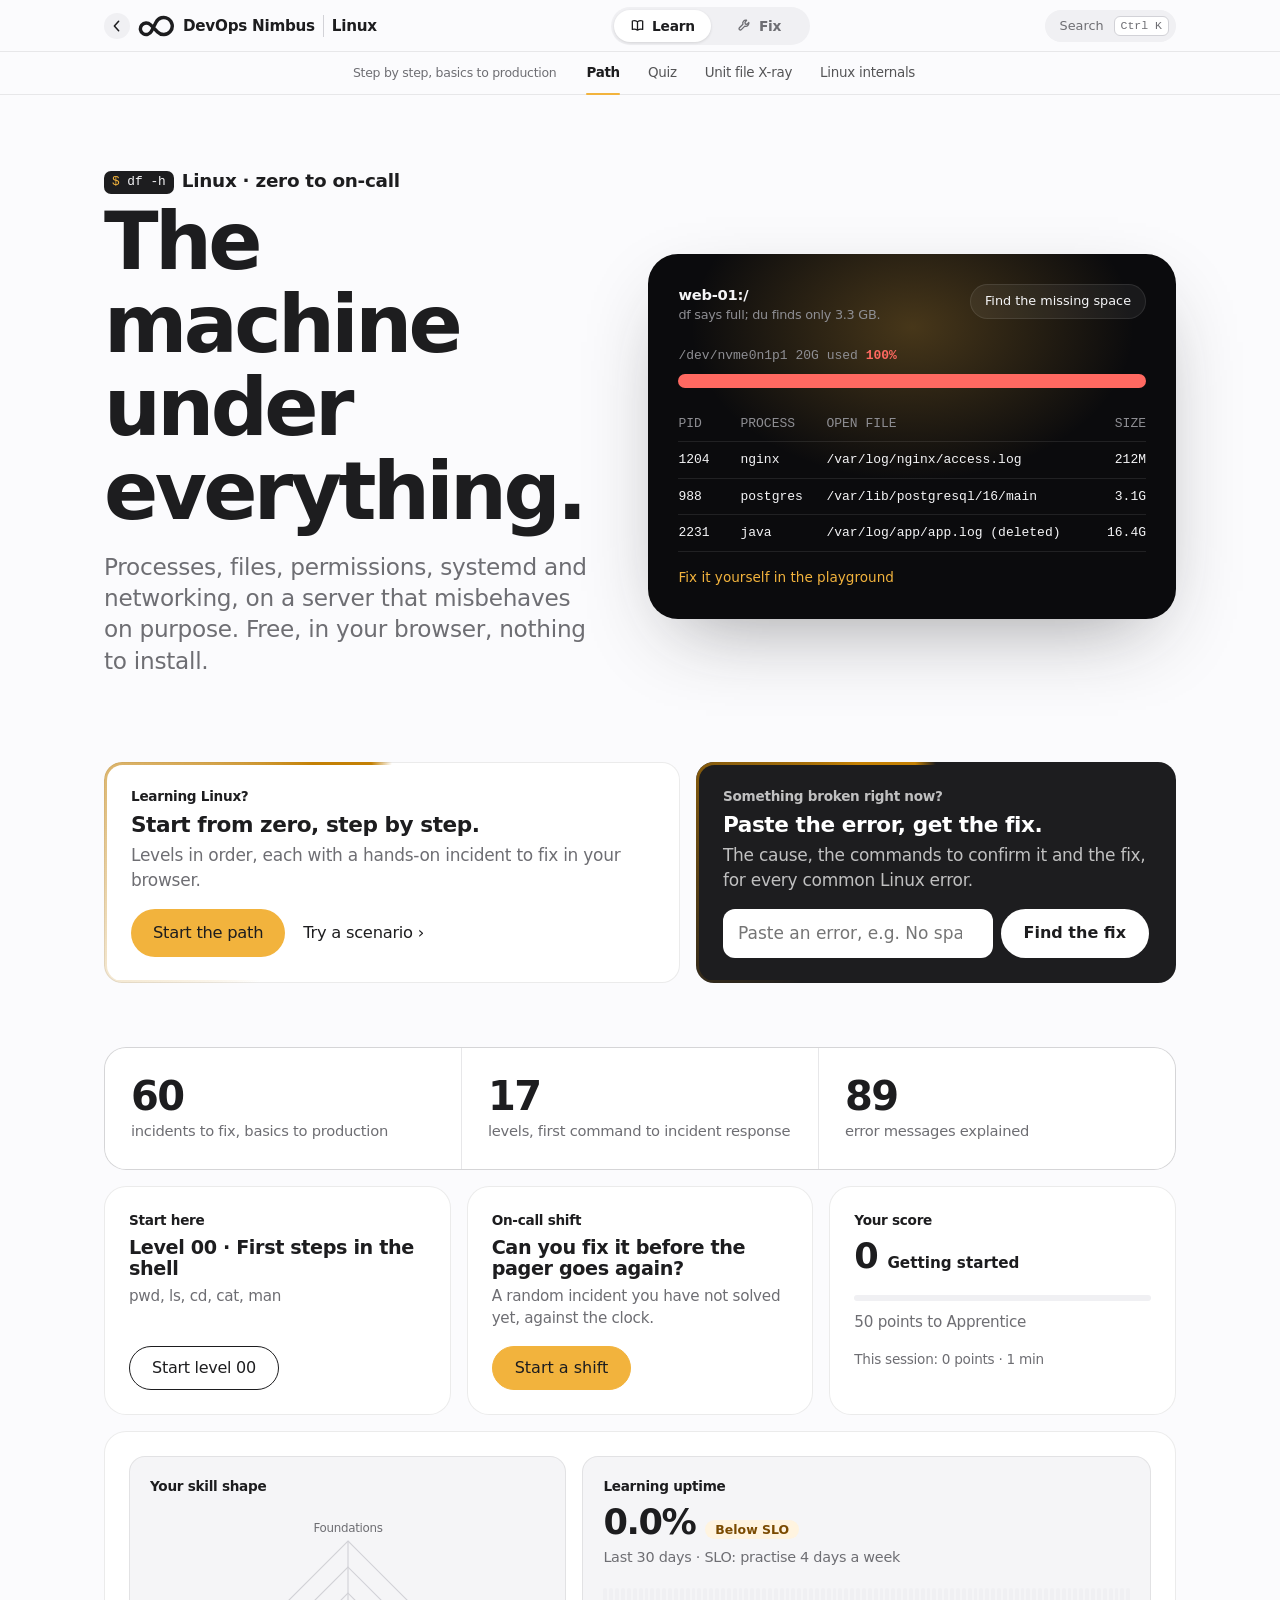
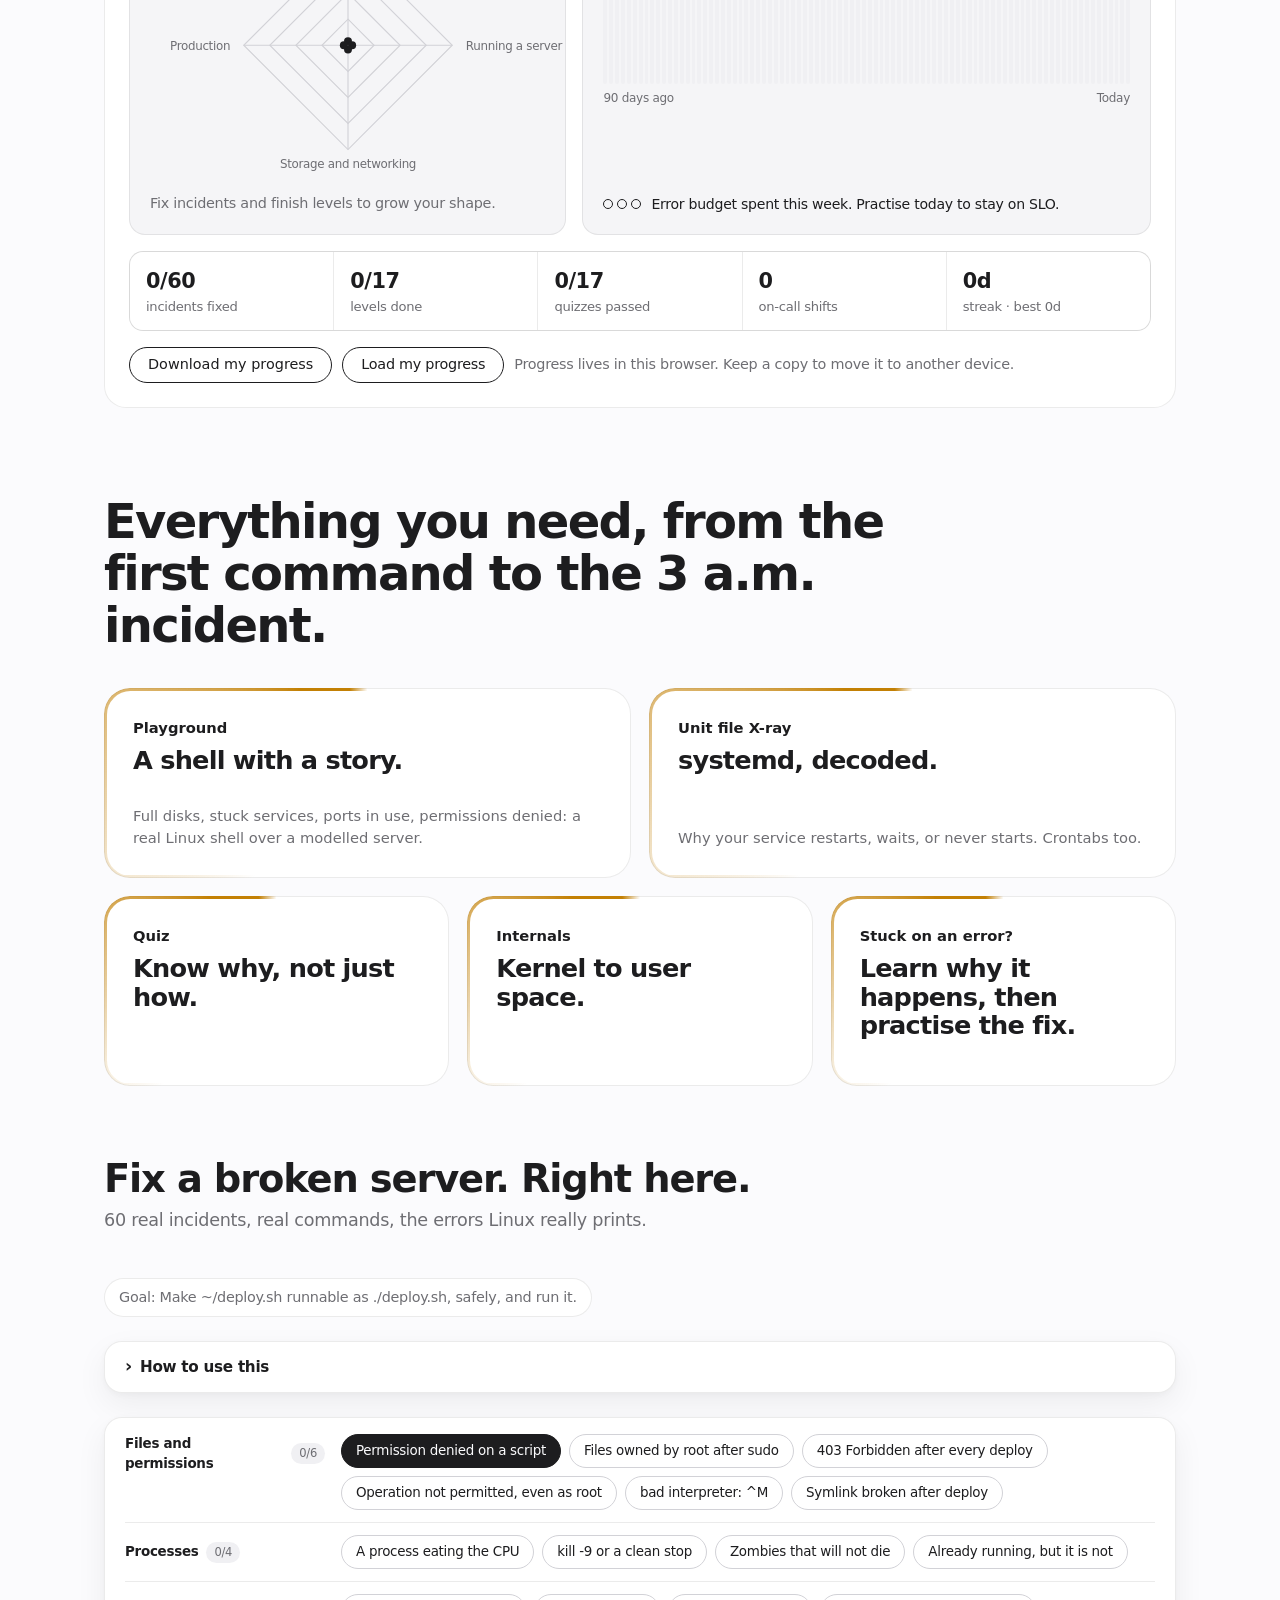
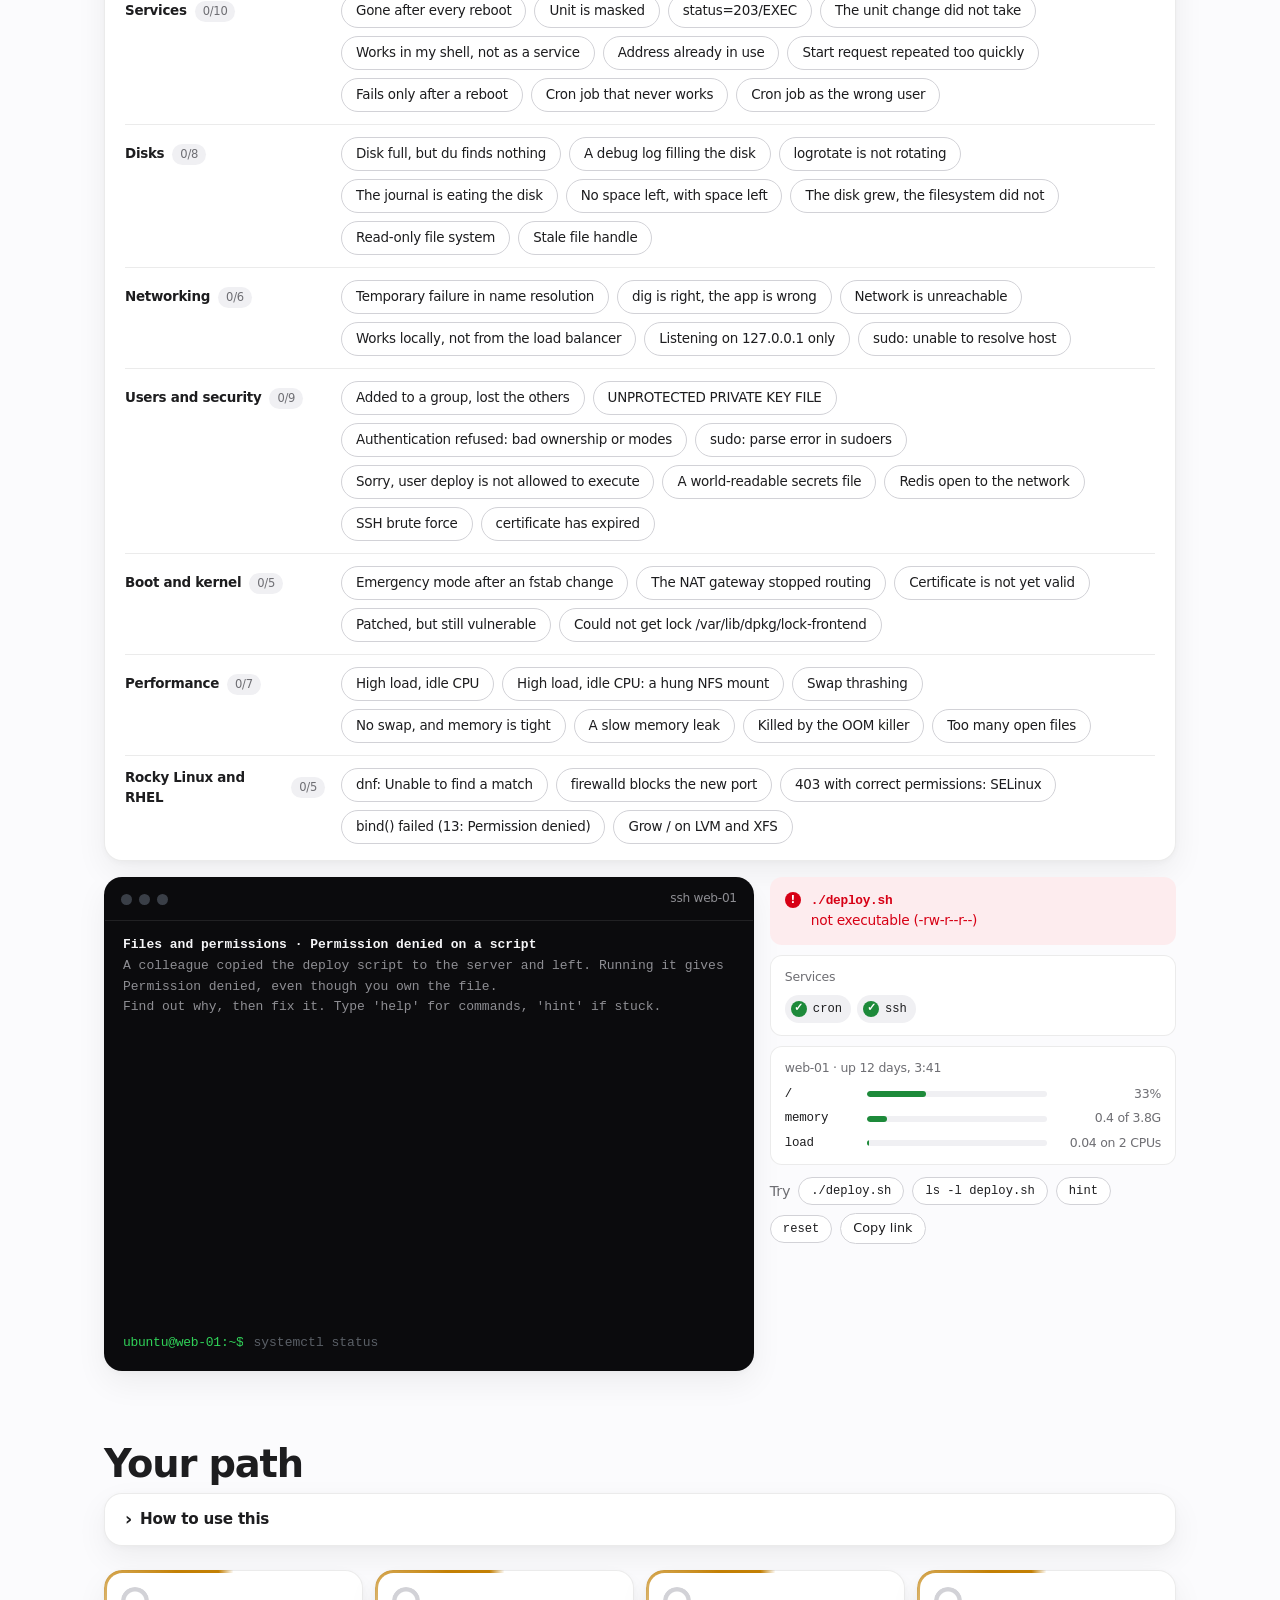
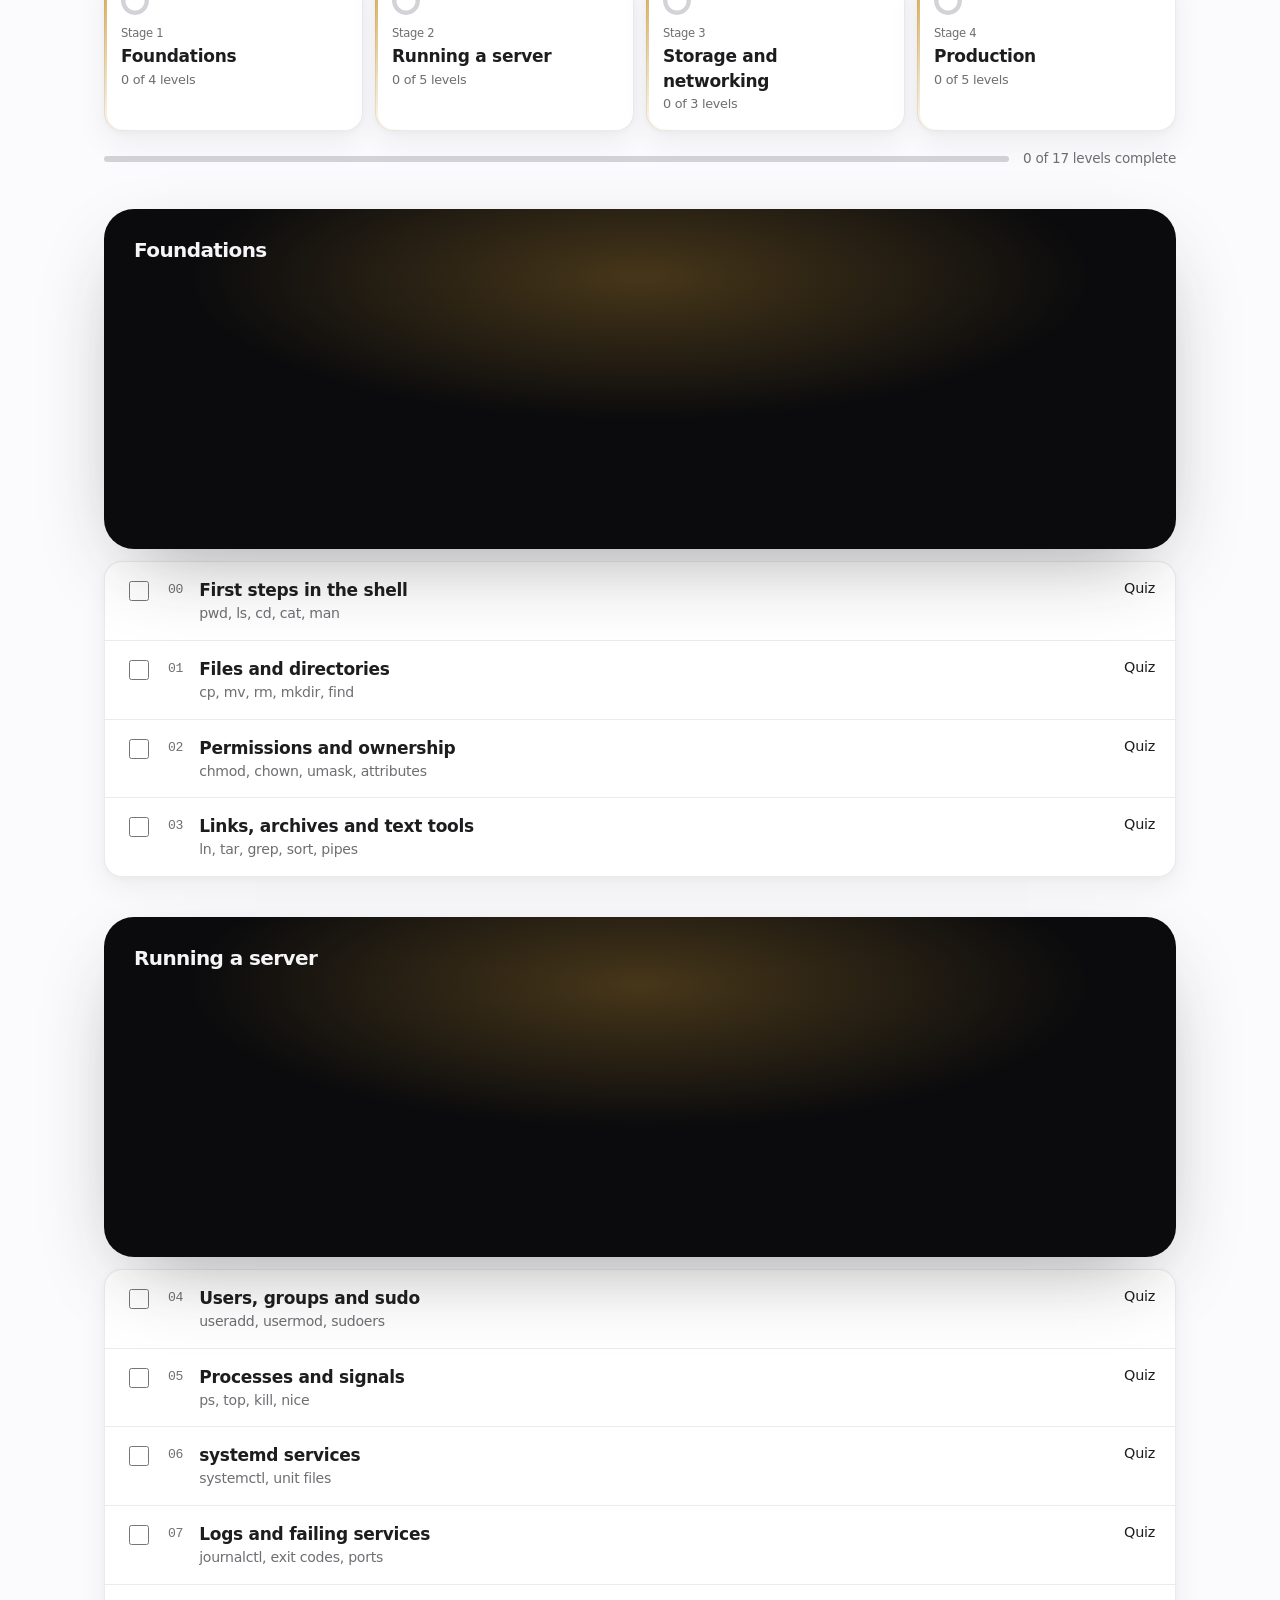
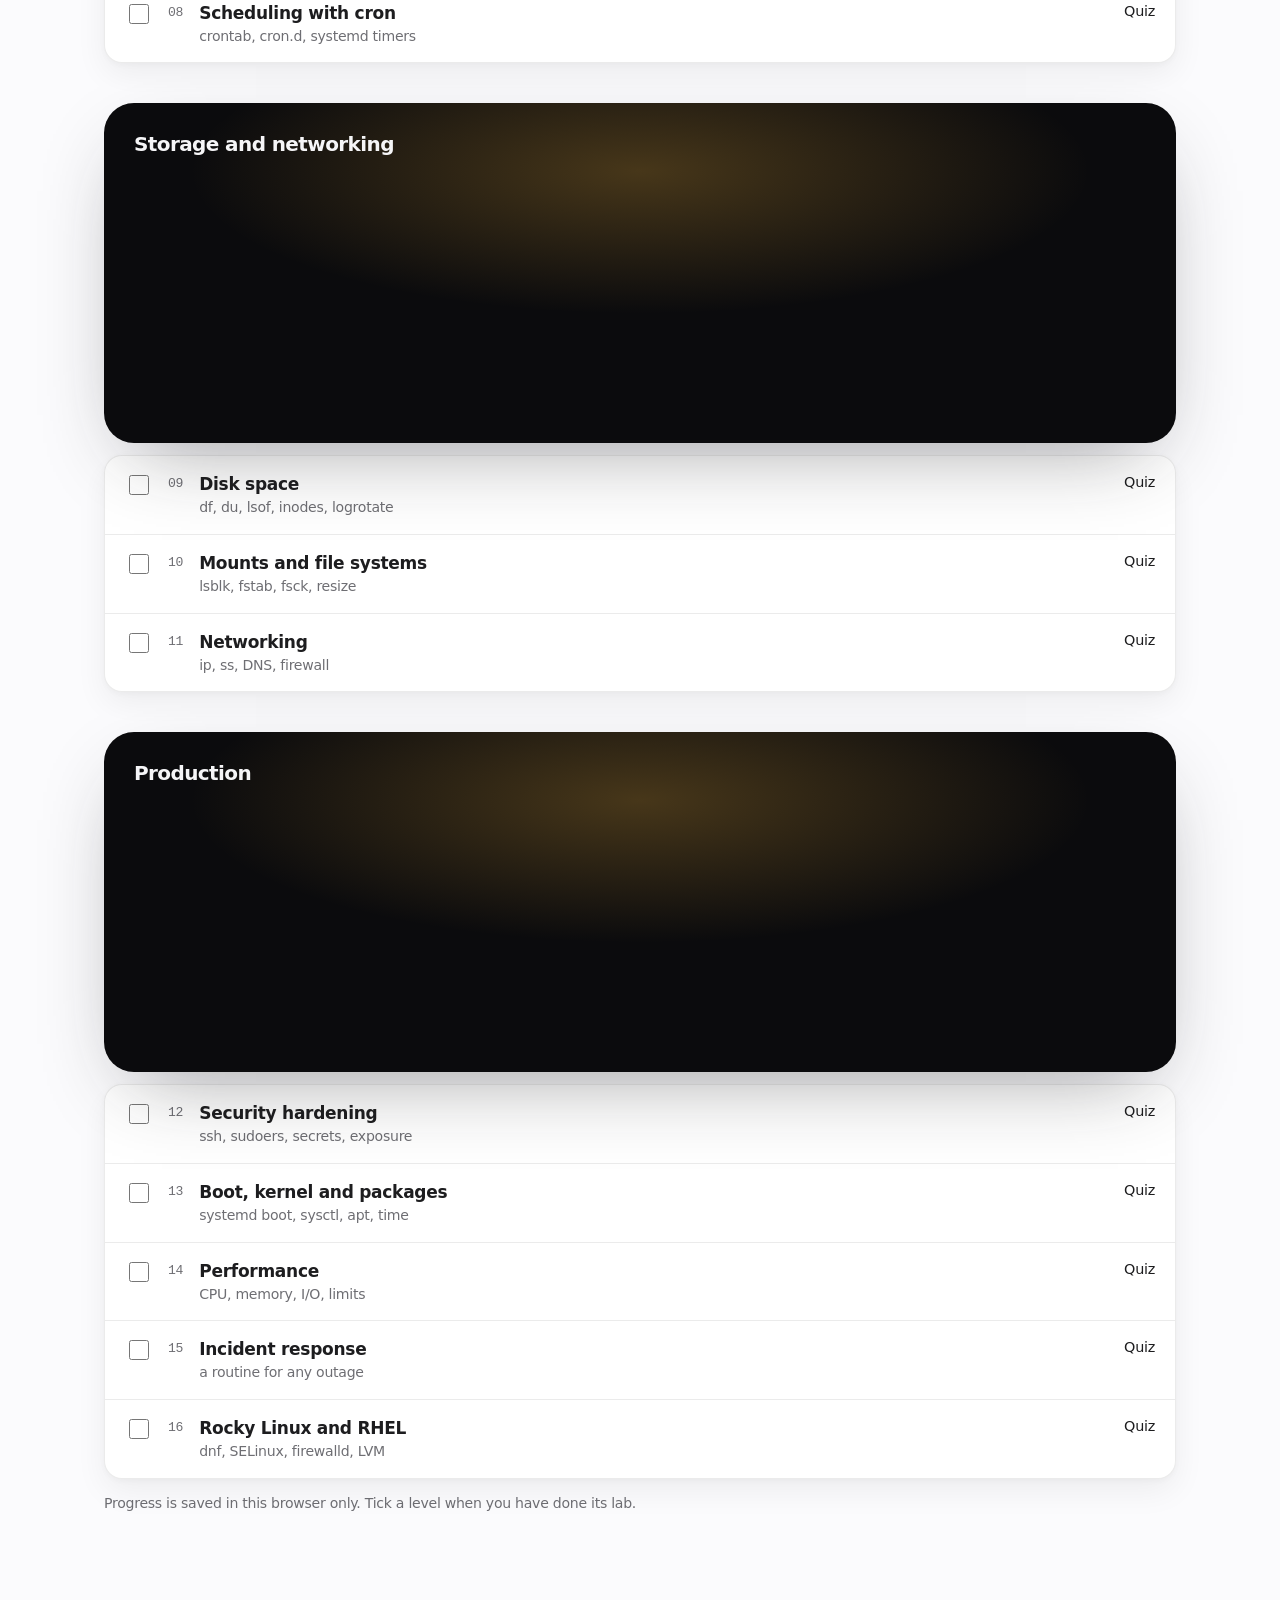
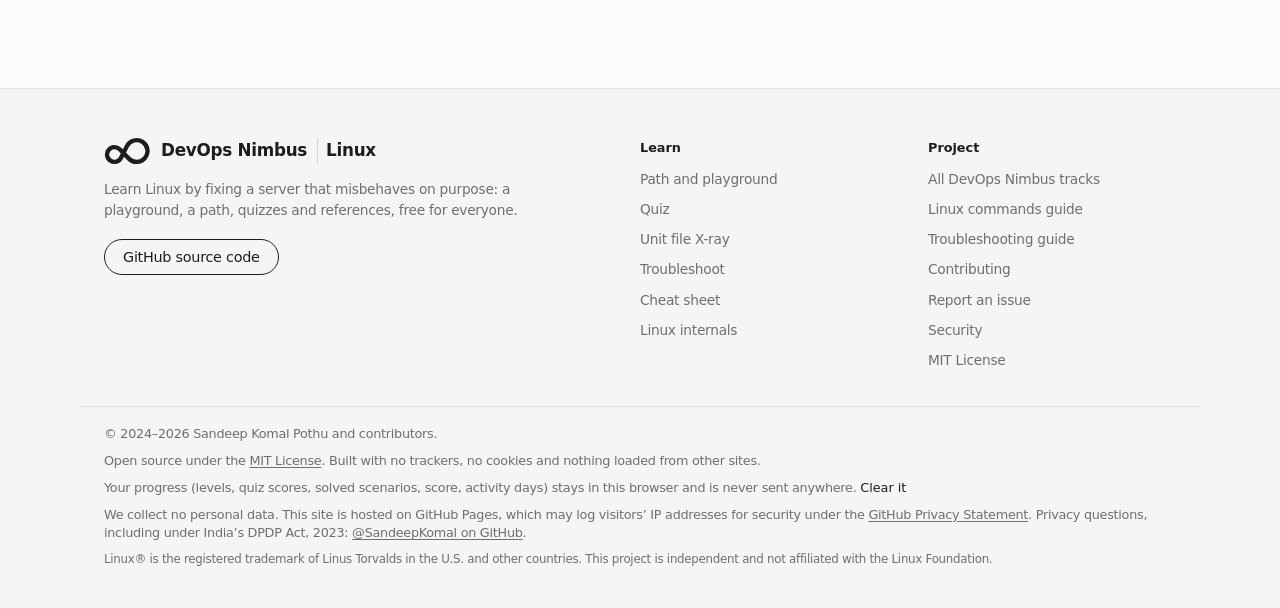
<file: site/index.html>
<!doctype html>
<html lang="en">
<head>
  <meta charset="utf-8">
  <meta name="viewport" content="width=device-width, initial-scale=1">
  <meta http-equiv="Content-Security-Policy" content="default-src 'self'; script-src 'self'; style-src 'self'; img-src 'self' data:; connect-src 'none'; base-uri 'none'; form-action 'none'">
  <meta name="description" content="Learn Linux by fixing a broken server in your browser: 60 real incidents on Ubuntu and Rocky Linux (disk full, permission denied, services that will not start, DNS, SELinux, OOM, cron), a troubleshooting reference for every common error, a systemd unit X-ray, quizzes and a cheat sheet.">
  <meta property="og:type" content="website">
  <meta property="og:site_name" content="DevOps Nimbus">
  <meta property="og:title" content="Linux, zero to on-call · DevOps Nimbus">
  <meta property="og:description" content="Real Linux incidents to fix in your browser, and a reference answer for every common error message. Free, no account, nothing to install.">
  <meta property="og:url" content="https://sandeepkomal.github.io/Linux/">
  <link rel="canonical" href="https://sandeepkomal.github.io/Linux/">
  <title>Linux · DevOps Nimbus</title>
  <link rel="stylesheet" href="style.css">
  <link rel="preload" href="data.js" as="script">
  <link rel="preload" href="scenario-index.js" as="script">
  <link rel="preload" href="app.js" as="script">
  <link rel="preload" href="engage.js" as="script">
  <link rel="icon" href="favicon.svg" type="image/svg+xml">
</head>
<body>
  <a class="skip" href="#main">Skip to content</a>
  <header class="top">
    <div class="wrap top-inner">
      <div class="brand">
        <a class="brand-hub" href="https://sandeepkomal.github.io/devops-nimbus/" title="Back to all DevOps Nimbus tracks"><span class="brand-back" aria-hidden="true"><svg viewBox="0 0 8 14" width="7" height="12"><path d="M6.5 1.5 1.5 7l5 5.5" fill="none" stroke="currentColor" stroke-width="1.8" stroke-linecap="round" stroke-linejoin="round"/></svg></span><img class="mark" src="nimbus.svg" alt="" width="37" height="22"><span>DevOps Nimbus</span><span class="sr-only">: back to all tracks</span></a>
        <a class="brand-track" href="#path">Linux</a>
      </div>
      <nav class="switch" aria-label="Mode">
        <a class="sw learn" href="#path"><svg viewBox="0 0 16 16" width="15" height="15" aria-hidden="true"><path d="M2.5 3.2c1.8-.6 3.6-.4 5.5.8 1.9-1.2 3.7-1.4 5.5-.8v9c-1.8-.6-3.6-.4-5.5.8-1.9-1.2-3.7-1.4-5.5-.8zM8 4v9" fill="none" stroke="currentColor" stroke-width="1.4" stroke-linejoin="round"/></svg>Learn</a>
        <a class="sw fix" href="#doctor"><svg viewBox="0 0 16 16" width="15" height="15" aria-hidden="true"><path d="M10.2 2.4a3.3 3.3 0 0 0-3.9 4.3L2.6 10.4a1.4 1.4 0 0 0 2 2l3.7-3.7a3.3 3.3 0 0 0 4.3-3.9l-2 2-1.7-.4-.4-1.7z" fill="none" stroke="currentColor" stroke-width="1.4" stroke-linejoin="round"/></svg>Fix</a>
      </nav>
      <button type="button" class="kbd-btn" id="palette-open" aria-label="Search the site (Ctrl+K)"><span>Search</span><kbd id="palette-key">Ctrl K</kbd></button>
    </div>
    <div class="wrap sub-row">
      <nav class="subnav" aria-label="Sections">
        <div class="mode learn" role="group" aria-label="Learn">
          <span class="mode-k">Step by step, basics to production</span>
          <a href="#path" data-tab="path">Path</a>
          <a href="#quiz" data-tab="quiz">Quiz</a>
          <a href="#xray" data-tab="xray">Unit file X-ray</a>
          <a href="#arch" data-tab="arch">Linux internals</a>
        </div>
        <div class="mode fix" role="group" aria-label="Fix">
          <span class="mode-k">Something broken? Find the cause and the fix</span>
          <a href="#doctor" data-tab="doctor">Troubleshoot</a>
          <a href="#cheats" data-tab="cheats">Cheat sheet</a>
        </div>
      </nav>
    </div>
  </header>

  <main id="main">
    <section id="tab-path" class="tab">
      <div class="hero">
        <div class="wrap hero-grid">
          <div>
            <p class="eyebrow"><code class="eyebrow-cmd" aria-hidden="true"><span>$</span> df -h</code>Linux · zero to on-call</p>
            <h1>The machine under everything.</h1>
            <p class="sub">Processes, files, permissions, systemd and networking, on a server that misbehaves on purpose. Free, in your browser, nothing to install.</p>
          </div>
          <div class="doors">
            <div class="door learn">
              <p class="door-k">Learning Linux?</p>
              <h2>Start from zero, step by step.</h2>
              <p>Levels in order, each with a hands-on incident to fix in your browser.</p>
              <div class="ctas"><a class="btn" id="cta-start" href="#path-title">Start the path</a><a class="link" id="cta-try" href="#play/noexec">Try a scenario</a></div>
            </div>
            <div class="door fix">
              <p class="door-k">Something broken right now?</p>
              <h2>Paste the error, get the fix.</h2>
              <p>The cause, the commands to confirm it and the fix, for every common Linux error.</p>
              <div class="door-search"><input id="door-q" type="search" placeholder="Paste an error, e.g. No space left on device" aria-label="Paste an error" autocomplete="off"><button type="button" class="pill" id="door-go">Find the fix</button></div>
            </div>
          </div>
          <div class="stage" id="stage"></div>
        </div>
      </div>
      <div class="wrap">
        <div class="stats" id="stats"></div>
        <section class="engage" id="engage" aria-label="Your learning"></section>

        <section class="bento-block" aria-labelledby="bento-title">
          <h2 id="bento-title" class="big-title">Everything you need, from the first command to the 3 a.m. incident.</h2>
          <div class="bento">
            <button type="button" class="tile wide" data-goto="path"><span class="k">Playground</span><span class="t">A shell with a story.</span><span class="p">Full disks, stuck services, ports in use, permissions denied: a real Linux shell over a modelled server.</span></button>
            <button type="button" class="tile wide" data-goto="xray"><span class="k">Unit file X-ray</span><span class="t">systemd, decoded.</span><span class="p">Why your service restarts, waits, or never starts. Crontabs too.</span></button>
            <button type="button" class="tile" data-goto="quiz"><span class="k">Quiz</span><span class="t">Know why, not just how.</span></button>
            <button type="button" class="tile" data-goto="arch"><span class="k">Internals</span><span class="t">Kernel to user space.</span></button>
            <button type="button" class="tile" data-goto="doctor"><span class="k">Stuck on an error?</span><span class="t">Learn why it happens, then practise the fix.</span></button>
          </div>
        </section>

        <section class="playground" aria-labelledby="pg-title">
          <div class="pg-head">
            <div>
              <h2 id="pg-title" class="section-title">Fix a broken server. Right here.</h2>
              <p class="section-sub"><span id="pg-count">60</span> real incidents, real commands, the errors Linux really prints.</p>
            </div>
            <p id="pg-goal" class="pg-goal" aria-live="polite"></p>
          </div>
          <div class="guide-slot" data-guide="playground"></div>
          <div class="pg-scenarios" id="pg-scenarios" role="group" aria-label="Scenario"></div>
          <div class="pg-body">
            <div class="pg-term" id="pg-term">
              <div class="pg-bar" aria-hidden="true"><span></span><span></span><span></span><em id="pg-host">ssh web-01</em></div>
              <div class="pg-out" id="pg-out" role="log" aria-live="polite" aria-label="Terminal output"></div>
              <form class="pg-form" id="pg-form" autocomplete="off">
                <span id="pg-prompt" aria-hidden="true">$</span>
                <input id="pg-input" type="text" spellcheck="false" autocapitalize="off" aria-label="Type a shell command" placeholder="systemctl status">
              </form>
            </div>
            <div class="pg-side">
              <div class="pg-map" id="pg-map" aria-label="Host status" aria-live="polite"></div>
              <div class="pg-try" id="pg-try"></div>
            </div>
          </div>
        </section>

        <h2 class="section-title" id="path-title">Your path</h2>
        <div class="guide-slot" data-guide="path"></div>
        <div class="stages" id="stages" role="list"></div>
        <div class="progress-row">
          <div class="bar" role="progressbar" aria-label="Levels complete" aria-valuemin="0" aria-valuemax="16" aria-valuenow="0" id="bar"><span id="bar-fill"></span></div>
          <span id="bar-text"></span>
        </div>
        <div id="levels"></div>
        <p class="note">Progress is saved in this browser only. Tick a level when you have done its lab.</p>
      </div>
    </section>

    <section id="tab-quiz" class="tab wrap" hidden>
      <h2>Quiz</h2>
      <p class="lede">Scenario-based questions for every level. You see right or wrong as soon as you answer, with the reasoning, which is where the learning is.</p>
      <div class="guide-slot" data-guide="quiz"></div>
      <label class="field">Practise
        <select id="quiz-level"></select>
      </label>
      <button type="button" class="pill small-pill quiz-again" id="quiz-again">Start again in a new order</button>
      <div id="quiz-list"></div>
    </section>

    <section id="tab-xray" class="tab wrap" hidden>
      <h2>Unit file X-ray</h2>
      <p class="lede">Paste a systemd unit file, a drop-in, a timer or a crontab. Every line is explained, risky lines are flagged, and missing settings are listed.</p>
      <div class="guide-slot" data-guide="xray"></div>
      <div class="seg" id="xray-pick" role="tablist" aria-label="Example"></div>
      <div class="xray-paste card">
        <label for="xray-input" class="xray-paste-label">Unit file or crontab</label>
        <textarea id="xray-input" rows="10" spellcheck="false" autocapitalize="off" placeholder="[Unit]&#10;Description=My service&#10;&#10;[Service]&#10;ExecStart=/usr/local/bin/my-service"></textarea>
        <p id="xray-error" class="xray-warn" hidden></p>
        <div class="xray-paste-actions">
          <button type="button" class="pill primary small-pill" id="xray-go">Explain</button>
          <button type="button" class="pill small-pill" id="xray-clear">Clear</button>
          <span class="note">Ctrl+Enter explains. Everything stays in your browser.</span>
        </div>
        <div id="xray-result" hidden>
          <p class="xray-result-title" id="xray-summary"></p>
          <div id="xray-review" aria-live="polite"></div>
        </div>
      </div>
      <div class="xray" id="xray-view" hidden>
        <ol id="xray-lines" class="code" aria-label="Lines"></ol>
        <aside id="xray-note" class="card" aria-live="polite"></aside>
      </div>
    </section>

    <section id="tab-doctor" class="tab wrap" hidden>
      <p class="mode-banner"><strong>Fix mode.</strong> For when something is broken right now. Learning Linux instead? <a href="#path">Start the path</a>.</p>
      <h2>Stuck on an error?</h2>
      <p class="lede">Paste the error you see. Each answer explains why it happens, how to confirm it and how to fix and prevent it, then gives you a safe scenario to break and fix it yourself, so you recognise it next time. Every answer has its own link.</p>
      <div class="guide-slot" data-guide="doctor"></div>
      <label class="field wide-field">Search by error text, symptom or tool
        <input id="doctor-q" type="search" placeholder="Paste an error: No space left on device, 203/EXEC, Permission denied (publickey)…" autocomplete="off">
      </label>
      <div id="doctor-list" class="doctor-groups"></div>
      <div id="doctor-out"></div>
      <p class="note">A plain copy of this reference, readable without JavaScript: <a href="problems.html">problems.html</a>.</p>
    </section>

    <section id="tab-cheats" class="tab wrap" hidden>
      <h2>Cheat sheet</h2>
      <p class="lede">The commands people actually use. Try runs one in the playground, opening the scenario it needs. Lab marks the ones that need a real Linux machine.</p>
      <div class="guide-slot" data-guide="cheats"></div>
      <label class="field">Search
        <input id="cheat-q" type="search" placeholder="disk, port, journalctl, cron…" autocomplete="off">
      </label>
      <div id="cheat-out"></div>
    </section>

    <section id="tab-arch" class="tab wrap" hidden>
      <h2>Linux internals</h2>
      <p class="lede">From your shell down to the disk: what each layer does, how it fails, and the commands that show it. Point at a part, or tab to it, to read about it.</p>
      <div class="arch" id="arch"></div>
    </section>
  </main>

  <footer class="foot">
    <div class="wrap foot-grid">
      <div class="foot-brand">
        <a class="brand" href="#path">
          <img class="mark" src="nimbus.svg" alt="" width="47" height="28">
          DevOps Nimbus <span class="brand-track">Linux</span>
        </a>
        <p>Learn Linux by fixing a server that misbehaves on purpose: a playground, a path, quizzes and references, free for everyone.</p>
        <a class="pill small-pill foot-gh" data-repo="" href="#">GitHub source code</a>
      </div>
      <nav class="foot-col" aria-label="Learn">
        <h2>Learn</h2>
        <a href="#path">Path and playground</a>
        <a href="#quiz">Quiz</a>
        <a href="#xray">Unit file X-ray</a>
        <a href="#doctor">Troubleshoot</a>
        <a href="#cheats">Cheat sheet</a>
        <a href="#arch">Linux internals</a>
      </nav>
      <nav class="foot-col" aria-label="Project">
        <h2>Project</h2>
        <a href="https://sandeepkomal.github.io/devops-nimbus/">All DevOps Nimbus tracks</a>
        <a data-repo="/blob/main/Linux_commands.md" href="#">Linux commands guide</a>
        <a data-repo="/blob/main/docs/troubleshooting.md" href="#">Troubleshooting guide</a>
        <a data-repo="/blob/main/CONTRIBUTING.md" href="#">Contributing</a>
        <a data-repo="/issues" href="#">Report an issue</a>
        <a data-repo="/blob/main/SECURITY.md" href="#">Security</a>
        <a data-repo="/blob/main/LICENSE" href="#">MIT License</a>
      </nav>
    </div>
    <div class="wrap foot-base">
      <p>© 2024–2026 Sandeep Komal Pothu and contributors.</p>
      <p>Open source under the <a data-repo="/blob/main/LICENSE" href="#">MIT License</a>. Built with no trackers, no cookies and nothing loaded from other sites.</p>
      <p>Your progress (levels, quiz scores, solved scenarios, score, activity days) stays in this browser and is never sent anywhere. <button type="button" class="link-btn" id="forget">Clear it</button></p>
      <p>We collect no personal data. This site is hosted on GitHub Pages, which may log visitors’ IP addresses for security under the <a href="https://docs.github.com/en/site-policy/privacy-policies/github-general-privacy-statement">GitHub Privacy Statement</a>. Privacy questions, including under India’s DPDP Act, 2023: <a href="https://github.com/SandeepKomal">@SandeepKomal on GitHub</a>.</p>
      <p class="foot-tm">Linux® is the registered trademark of Linus Torvalds in the U.S. and other countries. This project is independent and not affiliated with the Linux Foundation.</p>
    </div>
  </footer>

  <dialog id="palette" class="palette" aria-label="Search">
    <input id="palette-input" type="text" placeholder="Jump to a scenario, an error or a section" autocomplete="off" aria-controls="palette-list">
    <ul id="palette-list" role="listbox"></ul>
    <p class="palette-foot muted"><kbd>↑</kbd> <kbd>↓</kbd> to move · <kbd>Enter</kbd> to open · <kbd>Esc</kbd> to close</p>
  </dialog>

  <!-- Only what the first screen needs; app.js loads the playground, X-ray, quiz bank and internals after it. -->
  <script src="data.js"></script>
  <script src="scenario-index.js"></script>
  <script src="doctor-search.js"></script>
  <script src="app.js"></script>
  <script src="engage.js"></script>
</body>
</html>
</file>
<file: site/style.css>
/* DevOps Nimbus Linux. Calm, product-page styling: system font, solid surfaces,
   hairline borders, one accent (gold), light and dark. */
:root {
  --bg: #fbfbfd;
  --surface: #ffffff;
  --surface-2: #f5f5f7;
  --text: #1d1d1f;
  --muted: #6e6e73;
  --line: #d2d2d7;
  --hair: rgba(0, 0, 0, .08);
  --accent: #1d1d1f; --accent-fill: #f2b33d; --accent-fill-hover: #d59e36; --on-fill: #1d1d1f;
  --accent-hover: #19191a;
  --accent-2: #1d1d1f;
  --stage-accent: #f2b33d; /* the dark stage keeps the dark-mode accent */
  --accent-soft: #fdf6e8;
  --on-accent: #ffffff;
  --ok: #1d8a3a;
  --ok-soft: #e9f6ec;
  --bad: #d70015;
  --bad-soft: #fdecee;
  --warn: #b26a00;
  --warn-text: #7a4a00;
  --warn-soft: #fff4e0;
  --code-bg: #f0f0f3;
  --stage: #0b0b0d;
  --stage-text: #f5f5f7;
  --stage-muted: #8e8e93;
  --stage-line: rgba(255, 255, 255, .09);
  --term-ok: #30d158;
  --term-warn: #ffd60a;
  --term-bad: #ff6961;
  --shadow: 0 2px 8px rgba(0, 0, 0, .04), 0 12px 32px rgba(0, 0, 0, .06);
  --radius: 18px;
  --radius-sm: 12px;
  --ease: cubic-bezier(.22, .8, .2, 1);
  --dur: .24s;
  --mono: "SF Mono", ui-monospace, Menlo, Consolas, monospace;
  color-scheme: light dark;
}
@media (prefers-color-scheme: dark) {
  :root {
    --bg: #000000;
    --surface: #161618;
    --surface-2: #111113;
    --text: #f5f5f7;
    --muted: #a1a1a6;
    --line: #424245;
    --hair: rgba(255, 255, 255, .1);
    --accent: #f2b33d; --accent-fill: #f2b33d; --accent-fill-hover: #f4be5a; --on-fill: #000000;
    --accent-hover: #f5c264;
    --accent-2: #f2b33d;
    --accent-soft: #3e321f;
    --on-accent: #000000;
    --ok: #30d158;
    --ok-soft: #0f2e18;
    --bad: #ff6961;
    --bad-soft: #3a1414;
    --warn: #ffb340;
    --warn-text: #ffcc80;
    --warn-soft: #3a2a0c;
    --code-bg: #2c2c2e;
    --shadow: none;
  }
}

* { box-sizing: border-box; }
html { -webkit-text-size-adjust: 100%; scroll-padding-top: 80px; }
body { margin: 0; background: var(--bg); color: var(--text); font: 17px/1.47 -apple-system, BlinkMacSystemFont, "SF Pro Text", "Helvetica Neue", "Segoe UI", system-ui, sans-serif; letter-spacing: -.016em; -webkit-font-smoothing: antialiased; }
a { color: var(--accent); text-decoration: none; }
a:hover { text-decoration: underline; }
button { font: inherit; cursor: pointer; }
code, pre { font-family: var(--mono); font-size: .86em; letter-spacing: 0; }
:not(pre) > code { background: var(--code-bg); padding: .12em .4em; border-radius: 6px; overflow-wrap: anywhere; }
pre { background: var(--code-bg); padding: 14px 16px; border-radius: var(--radius-sm); overflow-x: auto; margin: 0; line-height: 1.6; }
h1, h2, h3, h4 { letter-spacing: -.03em; line-height: 1.1; }
:focus-visible { outline: 3px solid var(--accent); outline-offset: 3px; border-radius: 8px; }

.wrap { max-width: 1120px; margin: 0 auto; padding: 0 24px; }
.skip { position: absolute; left: -9999px; }
.skip:focus { left: 16px; top: 8px; background: var(--surface); padding: 6px 10px; z-index: 30; }
.muted { color: var(--muted); }
.small { font-size: .9rem; }
.note { color: var(--muted); font-size: .88rem; }
.lede { color: var(--muted); font-size: 1.15rem; margin: -6px 0 24px; max-width: 720px; }

/* Navigation: quiet and solid. */
.top { position: sticky; top: 0; z-index: 20; background: var(--bg); border-bottom: 1px solid var(--hair); }
.top-inner { display: flex; align-items: center; gap: 20px; height: 52px; }
.brand { display: flex; align-items: center; gap: 8px; font-weight: 600; font-size: .95rem; color: var(--text); white-space: nowrap; }
.brand:hover { text-decoration: none; }
.brand img { display: block; }

main { padding-bottom: 64px; min-height: 70vh; }
.tab > h2 { font-size: clamp(2rem, 4.5vw, 3rem); font-weight: 700; margin: 48px 0 14px; }

/* Hero: split composition, the signature on a dark stage. */
.hero { padding: 72px 0 8px; }
.hero-grid { display: grid; grid-template-columns: 1fr 1.08fr; gap: 56px; align-items: center; }
.eyebrow { color: var(--accent); font-weight: 600; font-size: 1.15rem; margin: 0 0 6px; }
.hero h1 { font-size: clamp(2.8rem, 6.4vw, 5rem); line-height: 1.04; letter-spacing: -.045em; font-weight: 700; margin: 0 0 18px; }
.hero .sub { font-size: clamp(1.15rem, 2.1vw, 1.45rem); color: var(--muted); line-height: 1.35; margin: 0 0 30px; max-width: 560px; }
.ctas { display: flex; gap: 18px; flex-wrap: wrap; align-items: center; }
.btn { display: inline-flex; align-items: center; border-radius: 99px; padding: 12px 22px; font-size: 1.02rem; background: var(--accent-fill); color: var(--on-fill); transition: background .2s, transform .15s; }
.btn:hover { background: var(--accent-fill-hover); text-decoration: none; }
.btn:active { transform: scale(.98); }
.link { font-size: 1.02rem; }
.link::after { content: " ›"; }
/* The doors sit in a full-width row under the headline and the stage. */
.hero-grid > .doors { grid-column: 1 / -1; grid-row: 2; }
.doors { display: grid; grid-template-columns: 1.2fr 1fr; gap: 16px; }
.door { padding: 24px 26px; border-radius: var(--radius); border: 1px solid var(--hair); background: var(--surface); display: flex; flex-direction: column; gap: 6px; }
.door h2 { margin: 0; font-size: 1.35rem; letter-spacing: -.02em; }
.door p { margin: 0; color: var(--muted); }
.door .door-k { font-size: .85rem; font-weight: 600; color: var(--accent); }
.door.fix { background: var(--oncall); border-color: transparent; color: var(--on-oncall); }
.door.fix p, .door.fix .door-k { color: color-mix(in srgb, var(--on-oncall) 72%, transparent); }
.door .ctas { margin-top: 10px; }
.door-search { display: flex; gap: 8px; margin-top: 10px; }
.door-search input { flex: 1; min-width: 0; border-radius: 99px; }
.mode-banner { margin: 32px 0 0; padding: 12px 16px; border-radius: var(--radius-sm); background: var(--surface); border: 1px solid var(--hair); box-shadow: inset 3px 0 0 var(--oncall); font-size: .95rem; }
.mode-banner + h2 { margin-top: 32px; }

.stage { position: relative; background: var(--stage); color: var(--stage-text); border-radius: 30px; padding: 30px; min-height: 340px; overflow: hidden; isolation: isolate; box-shadow: 0 30px 80px -30px color-mix(in srgb, var(--accent-2) 45%, transparent); }
.stage::before { content: ""; position: absolute; inset: -40% -10% auto; height: 120%; background: radial-gradient(closest-side, color-mix(in srgb, var(--stage-accent) 26%, transparent), transparent 70%); z-index: -1; pointer-events: none; }
@media (prefers-color-scheme: dark) { .stage { border: 1px solid var(--stage-line); box-shadow: none; } }
.stage-bar { display: flex; justify-content: space-between; align-items: flex-start; gap: 12px; margin-bottom: 20px; font-size: .8rem; color: var(--stage-muted); }
.stage-bar strong { color: var(--stage-text); font-weight: 600; font-size: .92rem; }
.toggle { border: 1px solid var(--stage-line); background: rgba(255, 255, 255, .06); color: var(--stage-text); border-radius: 99px; padding: 7px 14px; font-size: .8rem; white-space: nowrap; transition: background .2s, border-color .2s; }
.toggle:hover, .toggle[aria-pressed="true"] { border-color: var(--stage-accent); background: color-mix(in srgb, var(--stage-accent) 18%, transparent); }
.mono { font: 13px/1.65 var(--mono); letter-spacing: 0; }
.stage .ok { color: var(--term-ok); } .stage .bad { color: var(--term-bad); } .stage .dim { color: var(--stage-muted); }
.gauge { height: 14px; border-radius: 99px; background: rgba(255, 255, 255, .08); overflow: hidden; margin: 8px 0 18px; }
.gauge i { display: block; height: 100%; width: 100%; background: var(--term-bad); transition: width .9s var(--ease), background .4s; }
.gauge i.freed { width: 18%; background: var(--term-ok); }
.rows > div { display: grid; grid-template-columns: 52px 76px minmax(0, 1fr) 56px; gap: 10px; padding: 7px 0; border-bottom: 1px solid var(--stage-line); transition: color .4s; }
.rows > div span { overflow-wrap: anywhere; }
.rows > div span:last-child { text-align: right; }
.rows .found { color: var(--term-warn); }
.stage .stage-try { margin-top: 16px; color: var(--stage-accent); font-size: .85rem; }

/* Stats and bento */
.stats { display: grid; grid-template-columns: repeat(3, 1fr); gap: 1px; background: var(--hair); border-radius: 22px; overflow: hidden; margin: 56px 0 0; border: 1px solid var(--hair); }
.stats div { background: var(--surface); padding: 26px; }
.stats b { display: block; font-size: 2.5rem; letter-spacing: -.04em; line-height: 1.1; }
.stats span { color: var(--muted); font-size: .92rem; }
.big-title { font-size: clamp(2rem, 4.5vw, 3rem); letter-spacing: -.035em; line-height: 1.08; margin: 88px 0 36px; max-width: 780px; }
.bento { display: grid; grid-template-columns: repeat(6, 1fr); gap: 18px; }
.tile { text-align: left; color: var(--text); background: var(--surface); border: 1px solid var(--hair); border-radius: 26px; padding: 28px; grid-column: span 2; min-height: 190px; display: flex; flex-direction: column; gap: 8px; transition: transform .35s var(--ease), box-shadow .35s var(--ease); }
.tile:hover { transform: translateY(-3px); box-shadow: 0 18px 40px -22px rgba(0, 0, 0, .3); }
.tile.wide { grid-column: span 3; }
.tile .k { color: var(--accent); font-weight: 600; font-size: .92rem; }
.tile .t { font-size: 1.6rem; font-weight: 700; letter-spacing: -.03em; line-height: 1.12; }
.tile .p { color: var(--muted); margin-top: auto; font-size: .92rem; }

.pill { display: inline-flex; align-items: center; justify-content: center; gap: 6px; min-height: 44px; padding: 0 22px; border-radius: 99px; font-size: 1rem; color: var(--accent); background: transparent; border: 1px solid var(--accent); transition: background .2s var(--ease); }
.pill:hover { text-decoration: none; background: var(--accent-soft); }
.pill.primary { background: var(--accent-fill); color: var(--on-fill); border-color: var(--accent-fill); }
.pill.primary:hover { background: var(--accent-fill-hover); border-color: var(--accent-fill); }
.small-pill { min-height: 36px; padding: 0 18px; font-size: .9rem; }
.section-title { font-size: clamp(1.7rem, 3.5vw, 2.4rem); font-weight: 700; margin: 72px 0 8px; }
.section-sub { color: var(--muted); font-size: 1.1rem; margin: 0 0 24px; }
.linkish, .link-btn { font: inherit; color: var(--accent); background: none; border: 0; padding: 0; }
.linkish:hover, .link-btn:hover { text-decoration: underline; }

/* Stages and levels */
.stages { display: grid; grid-template-columns: repeat(4, minmax(0, 1fr)); gap: 12px; margin: 22px 0 18px; }
.stage-card { display: flex; flex-direction: column; gap: 2px; padding: 16px; border-radius: var(--radius); background: var(--surface); color: var(--text); box-shadow: var(--shadow); border: 1px solid var(--hair); transition: transform .25s var(--ease); }
.stage-card:hover { text-decoration: none; transform: translateY(-2px); }
.stage-card .muted { font-size: .8rem; }
.stage-num { font-size: .72rem; color: var(--muted); }
.ring { --p: 0; width: 28px; height: 28px; border-radius: 50%; margin-bottom: 8px; background: conic-gradient(var(--accent) calc(var(--p) * 1%), var(--line) 0); -webkit-mask: radial-gradient(circle, transparent 9px, #000 10px); mask: radial-gradient(circle, transparent 9px, #000 10px); }
.stage-card.complete .ring { background: var(--ok); }
.progress-row { display: flex; align-items: center; gap: 14px; margin: 6px 0 8px; }
.bar { flex: 1; height: 6px; background: var(--line); border-radius: 99px; overflow: hidden; }
.bar span { display: block; height: 100%; width: 0; background: var(--accent-fill); border-radius: 99px; transition: width .5s var(--ease); }
#bar-text { color: var(--muted); font-size: .85rem; white-space: nowrap; }
h3.stage { font-size: 1.25rem; font-weight: 700; margin: 40px 0 12px; }
.levels { list-style: none; padding: 0; margin: 0; background: var(--surface); border-radius: var(--radius); box-shadow: var(--shadow); border: 1px solid var(--hair); overflow: hidden; }
.level { display: grid; grid-template-columns: auto auto minmax(0, 1fr) auto; align-items: start; gap: 16px; padding: 16px 20px; border-top: 1px solid var(--hair); }
.level:first-child { border-top: 0; }
.level input { width: 20px; height: 20px; margin-top: 3px; accent-color: var(--ok); }
.level .num { font: .82rem/1.9 var(--mono); color: var(--muted); }
.level .what summary { cursor: pointer; list-style: none; display: flex; flex-direction: column; }
.level .what summary::-webkit-details-marker { display: none; }
.level .title { font-weight: 600; }
.level.done .title { color: var(--muted); }
.level .topic { color: var(--muted); font-size: .88rem; }
.level-body { display: grid; gap: 4px 24px; grid-template-columns: minmax(0, 1fr) minmax(0, 1fr); margin-top: 12px; font-size: .94rem; }
.level-body h4 { margin: 4px 0 6px; font-size: .82rem; color: var(--muted); letter-spacing: 0; }
.level-body ul { margin: 0; padding-left: 18px; }
.level-body pre { font-size: .8rem; }
.level-links, .level-body .doctor-practise { grid-column: 1 / -1; margin: 8px 0 0; }
.level .actions { display: flex; gap: 14px; align-items: center; }

/* Cards and forms */
.card { background: var(--surface); border-radius: var(--radius); box-shadow: var(--shadow); border: 1px solid var(--hair); padding: 24px 26px; }
.field { display: flex; flex-direction: column; gap: 6px; font-size: .9rem; color: var(--muted); max-width: 560px; margin-bottom: 22px; }
.field.wide-field { max-width: 820px; }
select, input[type="search"] { font: inherit; color: var(--text); background: var(--surface); border: 1px solid var(--line); border-radius: var(--radius-sm); padding: 11px 14px; transition: border-color .2s; }
select:focus, input[type="search"]:focus { border-color: var(--accent); outline: none; box-shadow: 0 0 0 4px var(--accent-soft); }

/* Quiz */
.score { position: sticky; top: 60px; z-index: 5; background: var(--surface); box-shadow: var(--shadow); border: 1px solid var(--hair); border-radius: var(--radius); padding: 14px 20px; margin-bottom: 18px; display: grid; gap: 10px; font-variant-numeric: tabular-nums; }
.score .meter { display: block; height: 6px; background: var(--line); border-radius: 99px; overflow: hidden; }
.score .fill { display: block; height: 100%; width: 0; background: var(--accent-fill); transition: width .35s var(--ease); }
.score .result { margin: 0; }
.quiz-again { margin: -8px 0 20px; }
.question { margin-bottom: 16px; }
.question h3 { font-size: 1.12rem; margin: 0 0 16px; font-weight: 600; line-height: 1.35; letter-spacing: -.02em; }
.tag { margin: 0 0 6px; font-size: .78rem; color: var(--muted); font-weight: 500; }
.options { display: grid; gap: 10px; }
.opt { font-size: 1rem; text-align: left; color: var(--text); background: var(--surface-2); border: 1px solid var(--line); border-radius: var(--radius-sm); padding: 13px 16px; transition: border-color .2s var(--ease), background .2s var(--ease); }
.opt:hover:not(:disabled) { border-color: var(--accent); background: var(--surface); }
.opt:disabled { cursor: default; }
.opt.right { border-color: var(--ok); background: var(--ok-soft); }
.opt.right::before { content: "✓  "; color: var(--ok); font-weight: 700; }
.opt.wrong { border-color: var(--bad); background: var(--bad-soft); }
.opt.wrong::before { content: "✕  "; color: var(--bad); font-weight: 700; }
.opt:disabled:not(.right):not(.wrong) { opacity: .55; }
.feedback { margin: 14px 0 0; line-height: 1.5; }
.feedback:empty { display: none; }
.feedback.ok strong { color: var(--ok); }
.feedback.bad strong { color: var(--bad); }

/* X-ray */
.seg { display: inline-flex; background: var(--code-bg); border-radius: 18px; padding: 3px; margin-bottom: 18px; flex-wrap: wrap; max-width: 100%; }
.seg button { font-size: .88rem; border: 0; background: transparent; color: var(--muted); padding: 7px 16px; border-radius: 99px; transition: background .2s, color .2s; }
.seg button[aria-selected="true"] { background: var(--surface); color: var(--text); box-shadow: 0 1px 4px rgba(0, 0, 0, .12); }
.xray-paste { margin-bottom: 18px; }
.xray-paste-label { display: block; font-weight: 600; margin-bottom: 8px; }
#xray-input { width: 100%; font: .86rem/1.6 var(--mono); color: var(--text); background: var(--code-bg); border: 1px solid transparent; border-radius: var(--radius-sm); padding: 12px 14px; resize: vertical; }
#xray-input:focus { outline: none; border-color: var(--accent); }
.xray-paste-actions { display: flex; flex-wrap: wrap; align-items: center; gap: 10px 14px; margin-top: 12px; }
#xray-error { margin: 12px 0 0; }
#xray-result { margin-top: 16px; padding-top: 12px; border-top: 1px solid var(--hair); }
.xray-result-title { margin: 0 0 8px; font-weight: 600; }
.xray-missing summary { cursor: pointer; font-size: .9rem; font-weight: 600; color: var(--warn-text); }
.xray-review { margin: 6px 0 0; padding-left: 20px; font-size: .9rem; color: var(--muted); }
.xray-review li { margin: 4px 0; }
.xray { display: grid; grid-template-columns: minmax(0, 1.3fr) minmax(0, 1fr); gap: 18px; align-items: start; }
.xray[hidden] { display: none; }
.code { list-style: none; margin: 0; padding: 10px 0; background: var(--surface); border: 1px solid var(--hair); box-shadow: var(--shadow); border-radius: var(--radius); overflow-x: auto; counter-reset: ln; }
.code li { counter-increment: ln; display: flex; }
.code li::before { content: counter(ln); width: 38px; flex: none; text-align: right; padding-right: 12px; color: var(--muted); font: .78rem/2.1 var(--mono); opacity: .6; }
.line { flex: 1; text-align: left; border: 0; background: transparent; color: var(--text); font: .85rem/2.1 var(--mono); white-space: pre; padding: 0 14px 0 4px; border-radius: 6px; transition: background .15s; }
.line:hover, .line.on { background: var(--accent-soft); }
.line.on { box-shadow: inset 3px 0 0 var(--accent); }
.line.blank { cursor: default; }
.line.blank:hover { background: none; }
.line.warn { box-shadow: inset 3px 0 0 var(--warn); }
.line.unknown { color: var(--muted); }
#xray-note { position: sticky; top: 72px; }
#xray-note pre { margin-bottom: 14px; white-space: pre-wrap; }
.xray-warn { color: var(--warn-text); background: var(--warn-soft); padding: 8px 12px; border-radius: 10px; font-size: .92rem; }
.code li.note-slot { display: block; counter-increment: none; padding: 6px 10px 10px; }
.code li.note-slot::before { content: none; }
.code li.note-slot #xray-note { position: static; box-shadow: none; }

/* Troubleshoot */
.chip { display: inline-flex; align-items: center; font-size: .86rem; border: 1px solid var(--line); background: var(--surface); color: var(--text); padding: 6px 14px; border-radius: 99px; line-height: 1.3; text-align: left; transition: border-color .2s, background .2s; }
.chip:hover { border-color: var(--accent); text-decoration: none; }
.chip[aria-current="true"] { border-color: var(--accent); background: var(--accent-soft); color: var(--accent); }
.doctor-groups { margin: 0 0 20px; padding: 4px 20px; background: var(--surface); border: 1px solid var(--hair); border-radius: var(--radius); box-shadow: var(--shadow); }
.doctor-group { display: grid; grid-template-columns: 220px minmax(0, 1fr); align-items: start; gap: 8px 16px; padding: 12px 0; }
.doctor-group + .doctor-group { border-top: 1px solid var(--hair); }
.doctor-group-name { display: flex; align-items: center; gap: 8px; min-height: 34px; font-size: .84rem; font-weight: 600; }
.doctor-group-count, .pg-group-count { font-size: .72rem; font-weight: 500; color: var(--muted); background: var(--code-bg); border-radius: 99px; padding: 2px 8px; font-variant-numeric: tabular-nums; }
.doctor-group-items { display: flex; flex-wrap: wrap; gap: 8px; }
.doctor-empty { padding: 14px 0 6px; }
.doctor-empty h3 { margin: 0 0 4px; font-size: 1rem; }
.doctor-empty p { margin: 0 0 6px; }
.doctor-empty .doctor-group { border-top: 1px solid var(--hair); margin-top: 8px; }
#doctor-out { scroll-margin-top: 72px; }
.fix-head { display: flex; justify-content: space-between; align-items: center; gap: 12px; }
.fix h3 { margin: 4px 0 14px; font-size: 1.5rem; }
.fix h4 { margin: 20px 0 8px; font-size: .9rem; color: var(--muted); font-weight: 600; letter-spacing: -.01em; }
.fix ul { margin: 0; padding-left: 20px; }
.fix p { margin: 0; }
.fix-error { white-space: pre-wrap; overflow-wrap: anywhere; color: var(--bad); }
.doctor-practise { display: flex; flex-wrap: wrap; align-items: center; gap: 8px; margin-top: 16px; }
.learn-it { margin-top: 24px; padding: 18px 20px; border-radius: var(--radius-sm); background: var(--accent-soft); border: 1px solid var(--hair); }
.fix .learn-it h4 { margin-top: 0; color: var(--text); }
.learn-it > .note { margin-top: 12px; }

/* Cheat sheet */
.group { font-size: 1rem; color: var(--muted); margin: 28px 0 10px; font-weight: 600; }
.cheats { list-style: none; padding: 0; margin: 0; background: var(--surface); border: 1px solid var(--hair); box-shadow: var(--shadow); border-radius: var(--radius); overflow: hidden; }
.cheats li { display: flex; align-items: center; justify-content: space-between; gap: 14px; padding: 12px 18px; border-top: 1px solid var(--hair); }
.cheats li:first-child { border-top: 0; }
.cheats li > div:first-child { display: flex; flex-direction: column; gap: 3px; min-width: 0; }
.cheats code { background: none; padding: 0; overflow-wrap: anywhere; }
.cheats .muted { font-size: .86rem; }
.copy { font-size: .8rem; border: 1px solid var(--line); background: var(--surface); color: var(--accent); padding: 5px 12px; border-radius: 99px; flex: none; max-width: 100%; overflow-wrap: anywhere; }
.copy:hover { border-color: var(--accent); }
.cheat-actions { display: flex; gap: 6px; flex: none; }
.cheat-actions > :first-child { min-width: 52px; text-align: center; }
.copy.lab { color: var(--muted); cursor: default; }

/* Guides */
.guide { margin: 0 0 24px; background: var(--surface); border: 1px solid var(--hair); border-radius: var(--radius); box-shadow: var(--shadow); }
.guide summary { cursor: pointer; padding: 14px 20px; font-weight: 600; font-size: .95rem; color: var(--accent); list-style: none; display: flex; align-items: center; gap: 8px; }
.guide summary::-webkit-details-marker { display: none; }
.guide summary::before { content: "›"; display: inline-block; transition: transform .2s var(--ease); font-size: 1.1rem; line-height: 1; }
.guide[open] summary::before { transform: rotate(90deg); }
.guide-body { padding: 0 20px 18px; font-size: .95rem; }
.guide-body > p { margin: 0 0 14px; max-width: 760px; }
.guide-cols { display: grid; grid-template-columns: minmax(0, 1.2fr) minmax(0, 1fr); gap: 8px 32px; }
.guide h3 { font-size: .82rem; color: var(--muted); font-weight: 600; margin: 4px 0 6px; letter-spacing: 0; }
.guide ol, .guide ul { margin: 0 0 12px; padding-left: 20px; }
.guide li { margin: 5px 0; }

/* Search and palette */
.kbd-btn { display: inline-flex; align-items: center; gap: 10px; font-size: .8rem; color: var(--muted); background: var(--code-bg); border: 1px solid transparent; border-radius: 99px; padding: 5px 6px 5px 14px; transition: border-color .2s; }
.kbd-btn:hover { border-color: var(--line); }
kbd { font: 500 .72rem/1 var(--mono); color: var(--muted); background: var(--surface); border: 1px solid var(--line); border-radius: 6px; padding: 3px 6px; }
.palette { width: min(600px, calc(100vw - 32px)); margin: 12vh auto auto; padding: 0; border: 1px solid var(--hair); border-radius: var(--radius); background: var(--surface); color: var(--text); box-shadow: 0 24px 64px rgba(0, 0, 0, .18); }
.palette::backdrop { background: rgba(0, 0, 0, .28); }
#palette-input { width: 100%; font: inherit; font-size: 1.1rem; color: var(--text); background: transparent; border: 0; border-bottom: 1px solid var(--hair); padding: 18px 20px; outline: none; }
#palette-list { list-style: none; margin: 0; padding: 8px; max-height: 50vh; overflow-y: auto; }
#palette-list li { display: flex; justify-content: space-between; align-items: center; gap: 16px; padding: 10px 12px; border-radius: 10px; cursor: pointer; }
#palette-list li[aria-selected="true"] { background: var(--accent-soft); }
#palette-list li[aria-selected="true"] .pal-label { color: var(--accent); }
.pal-kind { color: var(--muted); font-size: .78rem; flex: none; }
#palette-list .pal-empty { color: var(--muted); cursor: default; }
.palette-foot { font-size: .76rem; margin: 0; padding: 10px 20px 14px; border-top: 1px solid var(--hair); }

/* Playground: a terminal beside a live view of the host. */
.playground { scroll-margin-top: 60px; }
.pg-head { display: flex; justify-content: space-between; align-items: flex-end; gap: 20px; flex-wrap: wrap; }
.pg-goal { margin: 0 0 24px; font-size: .9rem; font-weight: 500; padding: 8px 14px; border-radius: 99px; background: var(--surface); border: 1px solid var(--hair); color: var(--muted); }
.pg-goal.done { background: var(--ok-soft); color: var(--ok); border-color: transparent; }
.pg-scenarios { margin: 0 0 16px; padding: 4px 20px; background: var(--surface); border: 1px solid var(--hair); border-radius: var(--radius); box-shadow: var(--shadow); }
.pg-group { display: grid; grid-template-columns: 200px minmax(0, 1fr); align-items: start; gap: 8px 16px; padding: 12px 0; }
.pg-group + .pg-group { border-top: 1px solid var(--hair); }
.pg-group-name { display: flex; align-items: center; gap: 8px; min-height: 34px; font-size: .84rem; font-weight: 600; }
.pg-group-count.done { color: var(--ok); }
.pg-group-items { display: flex; flex-wrap: wrap; gap: 8px; }
.pg-scn { display: inline-flex; align-items: center; gap: 6px; min-height: 34px; padding: 4px 14px; border-radius: 99px; font-size: .84rem; border: 1px solid var(--line); background: var(--surface); color: var(--text); transition: border-color .2s, background .2s; }
.pg-scn:hover { border-color: var(--accent); text-decoration: none; }
.pg-scn[aria-current="true"] { background: var(--text); color: var(--bg); border-color: var(--text); }
.pg-scn-done { color: var(--ok); font-weight: 700; }
.pg-scn[aria-current="true"] .pg-scn-done { color: inherit; }
.pg-body { display: grid; grid-template-columns: minmax(0, 1.6fr) minmax(0, 1fr); gap: 16px; align-items: start; }
.pg-term { background: var(--stage); color: var(--stage-text); border-radius: var(--radius); box-shadow: var(--shadow); display: flex; flex-direction: column; overflow: hidden; cursor: text; border: 1px solid var(--hair); }
.pg-term:focus-within { border-color: var(--accent); }
.pg-bar { display: flex; align-items: center; gap: 7px; padding: 12px 16px; border-bottom: 1px solid var(--stage-line); }
.pg-bar span { width: 11px; height: 11px; border-radius: 50%; background: #3a3f47; }
.pg-bar em { margin-left: auto; font-style: normal; font-size: .76rem; color: var(--stage-muted); }
.pg-out { overflow: auto; padding: 14px 18px 4px; height: 400px; font: 13px/1.6 var(--mono); letter-spacing: 0; }
.pg-line { white-space: pre-wrap; overflow-wrap: anywhere; min-height: 1.6em; }
.pg-line.cmd { color: var(--stage-accent); }
.pg-line.head { color: var(--stage-text); font-weight: 600; }
.pg-line.dim, .pg-line.na { color: var(--stage-muted); }
.pg-line.err { color: #ffa198; }
.pg-line.ok { color: var(--term-ok); font-weight: 600; }
.pg-form { display: flex; align-items: center; gap: 10px; padding: 10px 18px 16px; font: 13px var(--mono); }
#pg-prompt { color: var(--term-ok); white-space: nowrap; max-width: 55%; overflow: hidden; text-overflow: ellipsis; }
#pg-input { flex: 1; min-width: 0; font: inherit; color: var(--stage-text); background: transparent; border: 0; outline: none; padding: 4px 0; caret-color: var(--stage-accent); }
#pg-input::placeholder { color: #5a5f66; }
.pg-side { display: flex; flex-direction: column; gap: 12px; min-width: 0; }
.pg-map { display: grid; gap: 10px; }
.pg-check { display: grid; grid-template-columns: auto 1fr; gap: 2px 10px; align-items: center; padding: 14px; border-radius: var(--radius-sm); background: var(--surface); border: 1px solid var(--hair); }
.pg-check.ok { background: var(--ok-soft); border-color: transparent; }
.pg-check.bad { background: var(--bad-soft); border-color: transparent; }
.pg-check-label { font: 600 .8rem var(--mono); overflow-wrap: anywhere; }
.pg-check-text { grid-column: 2; font-size: .86rem; }
.pg-check.ok .pg-check-text { color: var(--ok); }
.pg-check.bad .pg-check-text { color: var(--bad); }
.pg-node { background: var(--surface); border: 1px solid var(--hair); border-radius: var(--radius-sm); padding: 12px 14px; display: flex; flex-wrap: wrap; gap: 6px; align-items: center; }
.pg-node-name { width: 100%; font-size: .78rem; color: var(--muted); font-weight: 500; margin-bottom: 2px; }
.pg-pod { display: inline-flex; align-items: center; gap: 6px; font: .76rem/1 var(--mono); padding: 6px 9px 6px 6px; border-radius: 99px; border: 0; background: var(--code-bg); color: inherit; transition: background .3s var(--ease); }
.pg-dot { display: inline-grid; place-items: center; width: 16px; height: 16px; border-radius: 50%; font-size: .66rem; font-weight: 700; color: #fff; flex: none; }
.pg-pod.ok .pg-dot, .pg-check.ok .pg-dot { background: var(--ok); }
.pg-pod.bad, .pg-check.bad { color: var(--bad); }
.pg-pod.bad { background: var(--bad-soft); }
.pg-pod.bad .pg-dot, .pg-check.bad .pg-dot { background: var(--bad); }
.pg-pod.off .pg-dot { background: var(--muted); }
.pg-row { width: 100%; display: grid; grid-template-columns: 72px minmax(0, 1fr) 104px; gap: 10px; align-items: center; font-size: .78rem; }
.pg-row-name { font-family: var(--mono); overflow: hidden; text-overflow: ellipsis; white-space: nowrap; }
.pg-row-val { text-align: right; color: var(--muted); font-variant-numeric: tabular-nums; white-space: nowrap; }
.pg-meter { display: block; height: 6px; background: var(--code-bg); border-radius: 99px; overflow: hidden; }
.pg-meter i { display: block; height: 100%; border-radius: 99px; transition: width .6s var(--ease); }
.pg-meter i.ok { background: var(--ok); } .pg-meter i.warn { background: var(--warn); } .pg-meter i.bad { background: var(--bad); }
.pg-try { display: flex; flex-wrap: wrap; gap: 8px; align-items: center; }
/* Held open until the playground script fills them, so the page below does not move. */
.pg-map:empty { min-height: 288px; }
.pg-try:empty { min-height: 67px; }
.arch:empty { min-height: 480px; }
.pg-try .chip { font: .76rem var(--mono); padding: 6px 12px; }
@media (prefers-color-scheme: dark) {
  .pg-dot { color: #000; }
  .palette { box-shadow: 0 24px 64px rgba(0, 0, 0, .6); }
  .palette::backdrop { background: rgba(0, 0, 0, .55); }
  .tile:hover { box-shadow: none; border-color: var(--line); }
}

/* Architecture */
.arch-figure { position: relative; background: var(--surface); border: 1px solid var(--hair); border-radius: var(--radius); box-shadow: var(--shadow); padding: 20px; }
.arch-svg { display: block; width: 100%; height: auto; font-family: inherit; }
.arch-panel { fill: var(--surface-2); stroke: var(--line); stroke-width: 1; }
.arch-panel.arch-kernel { fill: color-mix(in srgb, var(--accent-2) 9%, var(--surface)); stroke: none; }
.arch-panel.arch-hw { stroke-dasharray: 5 4; }
.arch-panel-label { fill: var(--muted); font-size: 12px; font-weight: 600; }
.arch-edge { fill: none; stroke: var(--line); stroke-width: 1.5; transition: stroke .15s, opacity .15s; }
.arch-edge.is-on { stroke: var(--accent); stroke-width: 2; stroke-dasharray: 6 5; animation: arch-flow .9s linear infinite; }
@keyframes arch-flow { to { stroke-dashoffset: -11; } }
.arch-dot { fill: var(--accent); stroke: var(--surface); stroke-width: 2; opacity: 0; transition: opacity .2s; }
.arch-dot.is-on { opacity: 1; }
#arch-arrow path { fill: var(--line); }
#arch-arrow-on path { fill: var(--accent); }
.arch-box { cursor: pointer; outline: none; transition: opacity .15s; }
.arch-box rect { fill: var(--surface); stroke: var(--line); stroke-width: 1; transition: fill .15s, stroke .15s; }
.arch-box.arch-kernel rect { stroke: var(--accent); }
.arch-name { fill: var(--text); font-weight: 600; text-anchor: middle; }
.arch-short { fill: var(--muted); text-anchor: middle; }
.arch-box:hover rect, .arch-box.is-on rect { fill: var(--accent-soft); stroke: var(--accent); stroke-width: 2; }
.arch-box.is-near rect { stroke: var(--accent); }
.arch-box:focus-visible rect { stroke: var(--accent); stroke-width: 3; }
.has-focus .arch-box:not(.is-on):not(.is-near), .has-focus .arch-edge:not(.is-on) { opacity: .4; }
.arch-tour { display: flex; align-items: center; gap: 14px; margin-top: 14px; flex-wrap: wrap; }
.arch-caption { margin: 0; color: var(--muted); font-size: .95rem; flex: 1; min-width: 220px; }
.arch-step { display: inline-block; margin-right: 8px; padding: 1px 8px; border-radius: 99px; background: var(--accent-soft); color: var(--accent); font-size: .78rem; font-weight: 600; font-variant-numeric: tabular-nums; }
.arch-svg.is-entering .arch-panel, .arch-svg.is-entering .arch-panel-label { animation: arch-fade .5s var(--ease) both; }
.arch-svg.is-entering .arch-box { animation: arch-rise .5s var(--ease) both; }
.arch-svg.is-entering .arch-edge { animation: arch-fade .6s var(--ease) .7s both; }
@keyframes arch-fade { from { opacity: 0; } }
@keyframes arch-rise { from { opacity: 0; transform: translateY(6px); } }
.arch-tip { position: absolute; left: 0; top: 0; width: 300px; pointer-events: none; background: var(--surface); border: 1px solid var(--hair); border-radius: var(--radius-sm); box-shadow: var(--shadow); padding: 14px 16px; z-index: 2; opacity: 0; visibility: hidden; transform: translateY(4px); transition: opacity .16s var(--ease), transform .16s var(--ease), visibility .16s; }
.arch-tip.is-shown { opacity: 1; visibility: visible; transform: none; }
.arch-tip h3 { margin: 0 0 4px; font-size: 1rem; }
.arch-tip p { margin: 0 0 8px; font-size: .86rem; line-height: 1.45; }
.arch-detail { margin-top: 16px; }
.arch-detail h3 { margin: 0 0 6px; font-size: 1.15rem; }
.arch-detail h4 { margin: 14px 0 4px; font-size: .85rem; color: var(--muted); font-weight: 600; }
.arch-detail p, .arch-detail ul { margin: 0; font-size: .92rem; line-height: 1.5; }
.arch-detail ul { padding-left: 18px; }
.arch-detail pre { margin: 6px 0 0; font-size: .8rem; white-space: pre-wrap; word-break: break-word; }
.arch-where { color: var(--accent); font-size: .78rem; font-weight: 600; margin: 0 0 2px; }

/* Footer */
.foot { margin-top: 96px; background: var(--surface-2); border-top: 1px solid var(--hair); color: var(--muted); font-size: .86rem; }
.foot-grid { display: grid; grid-template-columns: 2fr 1fr 1fr; gap: 40px; padding-top: 48px; padding-bottom: 36px; }
.foot-brand .brand { font-size: 1.05rem; gap: 10px; }
.foot-brand p { margin: 14px 0 18px; max-width: 420px; line-height: 1.55; }
.foot-col { display: flex; flex-direction: column; gap: 10px; }
.foot-col h2 { margin: 4px 0; font-size: .8rem; font-weight: 600; color: var(--text); letter-spacing: 0; }
.foot-col a { color: var(--muted); width: fit-content; }
.foot-col a:hover { color: var(--text); text-decoration: none; }
.foot-base { display: flex; flex-direction: column; gap: 8px; border-top: 1px solid var(--hair); padding-top: 18px; padding-bottom: 40px; font-size: .8rem; }
.foot-base p { margin: 0; }
.foot-base a { color: inherit; text-decoration: underline; text-underline-offset: 2px; }
.foot-tm { margin-top: 4px; font-size: .74rem; }

/* Motion: only where it says what changed. */
@keyframes lq-in { from { opacity: 0; transform: translateY(6px); } }
@keyframes lq-pop { 0% { opacity: 0; transform: scale(.4); } 60% { transform: scale(1.25); } 100% { opacity: 1; transform: none; } }
@keyframes lq-bump { 50% { transform: scale(1.2); } }
@keyframes lq-shake { 20%, 60% { transform: translateX(-5px); } 40%, 80% { transform: translateX(5px); } }
.tab.tab-in { animation: lq-in var(--dur) var(--ease) both; }
.pg-goal.done, .feedback.ok, .feedback.bad { animation: lq-in var(--dur) var(--ease) both; }
.pg-scn.just-solved .pg-scn-done { display: inline-block; animation: lq-pop .5s var(--ease) both; }
.pg-group-count.bump { display: inline-block; animation: lq-bump .4s var(--ease) .1s; }
.opt.wrong { animation: lq-shake .36s var(--ease); }
.copy:active, .chip:active, .pg-scn:active, .pg-pod:active { transform: scale(.96); }

@media (max-width: 1000px) {
  .stages { grid-template-columns: repeat(2, minmax(0, 1fr)); }
}
@media (max-width: 860px) {
  .hero-grid { grid-template-columns: minmax(0, 1fr); gap: 36px; }
  .hero-grid > .doors { grid-row: auto; }
  .xray, .pg-body { grid-template-columns: minmax(0, 1fr); }
  .doctor-group, .pg-group { grid-template-columns: 1fr; }
  .doctor-group-name, .pg-group-name { min-height: 0; }
  .level-body { grid-template-columns: minmax(0, 1fr); }
  .pg-out { height: 320px; }
  .pg-try:empty { min-height: 31px; }
  #xray-note { position: static; }
}
@media (max-width: 720px) {
  body { font-size: 16px; }
  .wrap { padding: 0 16px; }
  .kbd-btn span { display: none; }
  .kbd-btn { padding: 5px; }
  .doors { grid-template-columns: 1fr; }
  .door-search { flex-direction: column; }
  .hero { padding: 40px 0 8px; }
  .stage { padding: 20px; border-radius: 24px; min-height: 0; }
  .stage-bar { flex-direction: column; }
  .rows > div { grid-template-columns: 44px minmax(0, 1fr) 50px; font-size: 11.5px; }
  .rows > div span:nth-child(2) { display: none; }
  .stats { grid-template-columns: 1fr; }
  .bento { grid-template-columns: 1fr; }
  .tile, .tile.wide { grid-column: auto; min-height: 0; }
  .big-title { margin-top: 56px; }
  .level { grid-template-columns: auto minmax(0, 1fr); padding: 14px 16px; }
  .level .num { display: none; }
  .level .actions { grid-column: 2; }
  .card { padding: 20px; }
  .guide-cols { grid-template-columns: 1fr; }
  .cheats li { flex-direction: column; align-items: stretch; gap: 10px; }
  .foot-grid { grid-template-columns: 1fr 1fr; gap: 28px; padding-top: 36px; }
  .foot-brand { grid-column: 1 / -1; }
  .arch-figure { padding: 12px; }
  .pg-out, .pg-form { font-size: 12px; padding-left: 14px; padding-right: 14px; }
  .pg-scenarios { display: flex; flex-wrap: nowrap; align-items: center; gap: 8px; overflow-x: auto; scrollbar-width: none; margin: 0 -16px 14px; padding: 2px 16px; background: none; border: 0; border-radius: 0; box-shadow: none; }
  .pg-group, .pg-group-items { display: contents; }
  .pg-group-name { flex: none; padding-left: 12px; margin-left: 4px; border-left: 1px solid var(--line); }
  .pg-group:first-child .pg-group-name { border-left: 0; padding-left: 0; }
  .pg-scn { flex: none; white-space: nowrap; }
}
@media (prefers-reduced-motion: reduce) {
  *, *::before, *::after { transition: none !important; animation: none !important; }
  html { scroll-behavior: auto; }
}

/* problems.html: the reference without JavaScript */
.problems .problem { margin: 0 0 18px; scroll-margin-top: 72px; }
.problems .toc h2 { font-size: .9rem; color: var(--muted); margin: 14px 0 6px; letter-spacing: 0; }
.problems .toc ul { margin: 0; padding-left: 20px; columns: 2 280px; }
.problems .toc li { margin: 3px 0; }

/* Learning loop: continue, on-call shift, streak, and the order check in each level. */
.engage { display: grid; grid-template-columns: repeat(3, 1fr); gap: 16px; margin: 16px 0 0; text-align: left; }
.eng-card { display: flex; flex-direction: column; align-items: flex-start; gap: 6px; padding: 24px; border-radius: 22px; background: var(--surface); border: 1px solid var(--hair); }
.eng-card h3 { margin: 0; font-size: 1.2rem; letter-spacing: -.02em; }
.eng-card p { margin: 0; color: var(--muted); font-size: .95rem; }
.eng-card > .pill, .eng-card > .eng-row { margin-top: auto; }
.eng-card > p:not(.eng-k) { margin-bottom: 10px; }
.eng-k { display: flex; align-items: center; gap: 8px; color: var(--accent) !important; font-weight: 600; font-size: .85rem !important; }
.eng-shift.paging { background: var(--warn-soft); border-color: var(--warn); }
.eng-shift.paging .eng-k { color: var(--warn-text) !important; }
.eng-time { font-variant-numeric: tabular-nums; }
.eng-dot { width: 9px; height: 9px; border-radius: 50%; background: var(--warn); animation: eng-page 1.2s ease-in-out infinite; }
@keyframes eng-page { 50% { opacity: .25; } }
.eng-row { display: flex; align-items: center; gap: 16px; flex-wrap: wrap; padding-top: 12px; }
.eng-row .more, .eng-orderbox .more { background: none; border: 0; color: var(--accent); font: inherit; cursor: pointer; padding: 0; }
.eng-score { display: flex; align-items: baseline; gap: 10px; color: var(--text) !important; font-size: 2.2rem !important; font-weight: 700; letter-spacing: -.04em; line-height: 1.1; }
.eng-score span { font-size: .95rem; font-weight: 600; letter-spacing: 0; color: var(--accent); }
.eng-bar { display: block; width: 100%; height: 6px; border-radius: 99px; background: var(--code-bg); overflow: hidden; margin: 4px 0; }
.eng-bar-fill { display: block; height: 100%; border-radius: inherit; background: var(--accent-fill); }
.eng-session { font-size: .85rem !important; font-variant-numeric: tabular-nums; }
.eng-board { grid-column: 1 / -1; padding: 24px; border-radius: 22px; background: var(--surface); border: 1px solid var(--hair); display: grid; gap: 16px; }
.eng-panels { display: grid; grid-template-columns: 1fr 1.3fr; gap: 16px; }
.eng-panel { display: flex; flex-direction: column; gap: 6px; padding: 20px; border-radius: 16px; background: var(--surface-2); border: 1px solid var(--hair); }
.eng-panel p { margin: 0; color: var(--muted); font-size: .9rem; }
.eng-radar { width: 100%; max-width: 340px; align-self: center; margin: 4px 0; overflow: visible; }
.eng-r-grid { fill: none; stroke: var(--line); stroke-width: 1; }
.eng-r-shape { fill: color-mix(in srgb, var(--accent) 22%, transparent); stroke: var(--accent); stroke-width: 2; stroke-linejoin: round; }
.eng-r-dot { fill: var(--accent); }
.eng-r-label { fill: var(--muted); font-size: 10.5px; font-family: inherit; }
.eng-slo { padding: 3px 10px; border-radius: 99px; font-size: .78rem !important; }
.eng-slo.ok { color: var(--ok) !important; background: var(--ok-soft); }
.eng-slo.low { color: var(--warn-text) !important; background: var(--warn-soft); }
.eng-uptime { display: flex; gap: 2px; height: 96px; margin-top: 14px; }
.eng-30 { display: none; }
.eng-up { flex: 1; border-radius: 2px; background: var(--code-bg); }
.eng-up.on { background: var(--accent-2); }
.eng-up-axis { display: flex; justify-content: space-between; font-size: .75rem; color: var(--muted); }
.eng-budget { display: flex; align-items: center; gap: 10px; margin-top: auto; padding-top: 10px; font-size: .88rem; }
.eng-pips { display: flex; gap: 4px; }
.eng-pips span { width: 10px; height: 10px; border-radius: 50%; border: 1.5px solid var(--accent-2); }
.eng-pips span.on { background: var(--accent-2); }
.eng-stats { display: grid; grid-template-columns: repeat(5, 1fr); gap: 1px; background: var(--hair); border-radius: 14px; overflow: hidden; border: 1px solid var(--hair); }
.eng-stats div { background: var(--surface); padding: 14px 16px; display: flex; flex-direction: column; }
.eng-stats b { font-size: 1.3rem; letter-spacing: -.02em; font-variant-numeric: tabular-nums; }
.eng-stats span { color: var(--muted); font-size: .82rem; }
.eng-orderbox { display: grid; gap: 10px; }
.eng-order { list-style: none; counter-reset: step; margin: 0; padding: 0; display: grid; gap: 6px; }
.eng-order li { counter-increment: step; display: flex; align-items: center; gap: 10px; padding: 6px 8px 6px 12px; border-radius: var(--radius-sm); border: 1px solid var(--hair); background: var(--surface-2); }
.eng-order li::before { content: counter(step); color: var(--muted); font-size: .8rem; width: 1ch; }
.eng-order li.ok { border-color: var(--ok); background: var(--ok-soft); }
.eng-order li.off { border-color: var(--bad); background: var(--bad-soft); }
.eng-order code { flex: 1; font-size: .8rem; overflow-wrap: anywhere; background: none; }
.eng-moves { display: flex; gap: 4px; }
.eng-moves button { width: 32px; height: 32px; border-radius: 9px; border: 1px solid var(--line); background: var(--surface); color: var(--text); cursor: pointer; }
.eng-moves button:disabled { opacity: .35; cursor: default; }
.eng-msg { margin: 0; font-size: .9rem; color: var(--muted); }
@media (max-width: 860px) { .engage { grid-template-columns: 1fr; } .eng-panels, .eng-stats { grid-template-columns: 1fr 1fr; } .eng-panels { grid-template-columns: 1fr; } .eng-up:nth-child(-n+60), .eng-90 { display: none; } .eng-30 { display: inline; } .eng-uptime { height: 64px; gap: 3px; } .eng-stats div:last-child { grid-column: 1 / -1; } }

/* DevOps Nimbus brand: the loop mark in the header and footer, a command chip in the eyebrow. */
.brand img.mark { width: 37px; }
.foot-brand .brand img.mark { width: 47px; }
.brand-track { color: var(--accent); font-weight: 600; padding-left: 8px; border-left: 1px solid var(--line); }
.eyebrow { display: inline-flex; align-items: center; gap: 8px; }

.eng-carry { display: flex; align-items: center; gap: 10px; flex-wrap: wrap; }
.eng-file { position: relative; }
.eng-file input { position: absolute; inset: 0; opacity: 0; cursor: pointer; }
.eng-file:focus-within { outline: 2px solid var(--accent); outline-offset: 2px; }

/* Header: a Learn | Fix switch, then the current mode's pages. Learn is light; Fix is "on-call dark". */
:root { --oncall: #1d1d1f; --on-oncall: #ffffff; }
@media (prefers-color-scheme: dark) { :root { --oncall: #f5f5f7; --on-oncall: #000000; } }
.top { padding-bottom: 0; }
.top-inner { justify-content: space-between; }
.switch { position: relative; display: grid; grid-template-columns: 1fr 1fr; padding: 3px; border-radius: 99px; background: var(--code-bg); flex: none; }
.switch::before { content: ""; position: absolute; inset: 3px auto 3px 3px; width: calc(50% - 3px); border-radius: 99px; background: var(--surface); box-shadow: 0 1px 3px rgba(0, 0, 0, .12); transition: transform .28s var(--ease, ease), background-color .28s; }
[data-mode="fix"] .switch::before { transform: translateX(100%); background: var(--oncall); }
.sw { position: relative; display: inline-flex; align-items: center; justify-content: center; gap: 7px; min-width: 96px; padding: 6px 16px; border-radius: 99px; font-size: .86rem; font-weight: 600; color: var(--muted); text-decoration: none; transition: color .28s; }
.sw:hover { text-decoration: none; color: var(--text); }
.sw.learn[aria-current] { color: var(--accent); }
.sw.fix[aria-current] { color: var(--on-oncall); }
.sub-row { box-shadow: 0 -1px 0 var(--hair); max-width: none; }
.sub-row > .subnav { max-width: 1080px; margin: 0 auto; }
.subnav { display: flex; justify-content: center; }
.subnav .mode { display: flex; align-items: center; gap: 4px; }
.subnav .mode.fix, [data-mode="fix"] .subnav .mode.learn { display: none; }
[data-mode="fix"] .subnav .mode.fix { display: flex; }
.subnav .mode-k { font-size: .78rem; color: var(--muted); margin-right: 14px; }
.subnav a { position: relative; padding: 11px 12px; font-size: .84rem; color: var(--text); opacity: .75; text-decoration: none; white-space: nowrap; }
.subnav a:hover { opacity: 1; text-decoration: none; }
.subnav a[aria-current="page"] { opacity: 1; font-weight: 600; }
.subnav a[aria-current="page"]::after { content: ""; position: absolute; left: 12px; right: 12px; bottom: -1px; height: 2px; border-radius: 2px; background: var(--accent-fill); }
[data-mode="fix"] .subnav a[aria-current="page"]::after { background: var(--oncall); }
@media (max-width: 720px) {
  .top-inner { flex-wrap: wrap; height: auto; gap: 8px 10px; padding-top: 8px; padding-bottom: 8px; }
  .brand { flex: 1; }
  .switch { order: 3; flex-basis: 100%; }
  .subnav .mode-k { display: none; }
  .subnav { justify-content: flex-start; overflow-x: auto; scrollbar-width: none; }
  .sw { min-width: 0; padding: 6px 12px; }
  .subnav a { padding: 11px 8px; font-size: .8rem; }
  .subnav a[aria-current="page"]::after { left: 8px; right: 8px; }
}
@media (prefers-reduced-motion: reduce) { .switch::before, .sw { transition: none; } }
.door.fix .pill { background: var(--on-oncall); color: var(--oncall); border-color: transparent; font-weight: 600; }
.door.fix .pill:hover { background: color-mix(in srgb, var(--on-oncall) 88%, var(--oncall)); }
.door.fix input[type="search"] { border-color: transparent; }

/* Header brand: a round back button and "DevOps Nimbus" go to all tracks; the track name goes to this track's start. */
.brand > a { display: flex; align-items: center; gap: 8px; text-decoration: none; }
.brand-hub { color: inherit; }
.brand-back { display: grid; place-items: center; width: 26px; height: 26px; border-radius: 50%; background: var(--code-bg); color: var(--text); transition: background .2s, transform .2s; }
.brand-back svg { display: block; margin-left: -1px; }
.brand-hub:hover .brand-back { background: var(--line); transform: translateX(-2px); }
.brand > a:hover { text-decoration: none; }
.brand-hub:hover > span:not(.brand-back) { opacity: .75; }
.brand-hub:focus-visible { outline: 2px solid var(--accent); outline-offset: 3px; }
.sr-only { position: absolute; width: 1px; height: 1px; padding: 0; margin: -1px; overflow: hidden; clip: rect(0 0 0 0); white-space: nowrap; border: 0; }
@media (prefers-reduced-motion: reduce) { .brand-back { transition: none; } }
/* Narrow phones: the logo stands for DevOps Nimbus so the header keeps one row. */
@media (max-width: 440px) { .brand-hub > span:not([class]) { display: none; } }

/* While a feature's code is still arriving, its space shows calm grey lines in the shape it will
   fill, and the first screen fades in once as one piece. Both stop for reduced motion. */
.pg-map:empty, .pg-try:empty, main:has(.pg-scenarios:empty) #pg-out:empty, #arch:empty, #quiz-list:empty, #xray-pick:empty {
  border-radius: var(--radius-sm);
  background: repeating-linear-gradient(to bottom, var(--code-bg) 0 12px, transparent 12px 28px) 0 0 / 100% 100% no-repeat;
  animation: nimbus-skel 1.6s ease-in-out infinite alternate;
}
main:has(.pg-scenarios:empty) #pg-out:empty { background-image: repeating-linear-gradient(to bottom, color-mix(in srgb, #fff 9%, transparent) 0 10px, transparent 10px 24px); background-size: 70% 106px; background-repeat: no-repeat; background-origin: content-box; background-clip: content-box; }
#quiz-list:empty { min-height: 320px; }
#arch:empty { min-height: min(647px, calc(53.9vw + 43px)); border: 1px solid var(--hair); border-radius: var(--radius); background: var(--surface) linear-gradient(var(--code-bg), var(--code-bg)) 50% 50% / calc(100% - 56px) calc(100% - 56px) no-repeat; }
#xray-pick:empty { display: flex; width: min(1000px, 100%); height: 41px; border-radius: 18px; background: var(--code-bg); }
@keyframes nimbus-skel { from { opacity: .5; } to { opacity: 1; } }
#stage:not(:empty), #stats:not(:empty), #engage:not(:empty), #stages:not(:empty), #levels:not(:empty) { animation: nimbus-fade .2s ease-out both; }
@keyframes nimbus-fade { from { opacity: 0; transform: translateY(4px); } }
@media (max-width: 1000px) { #xray-pick:empty { height: 75px; } }
@media (max-width: 720px) { #arch:empty { min-height: calc(234vw + 46px); } }
@media (max-width: 600px) { #xray-pick:empty { height: 110px; } }
@media (max-width: 535px) { .pg-try:empty { min-height: 67px; } }
@media (max-width: 440px) { #xray-pick:empty { height: 145px; } }
@media (prefers-reduced-motion: reduce) {
  .pg-map:empty, .pg-try:empty, main:has(.pg-scenarios:empty) #pg-out:empty, #arch:empty, #quiz-list:empty, #xray-pick:empty { animation: none; }
  #stage:not(:empty), #stats:not(:empty), #engage:not(:empty), #stages:not(:empty), #levels:not(:empty) { animation: none; }
}

/* The eyebrow's command chip stands for the track; the $ takes the track colour. */
.eyebrow-cmd { font: 500 .8rem/1 ui-monospace, SFMono-Regular, Menlo, Consolas, monospace; background: #1d1d1f; color: #f5f5f7;
  padding: 5px 8px; border-radius: 7px; white-space: nowrap; }
.eyebrow-cmd span { color: #f2b33d; }
.eyebrow:has(.eyebrow-cmd) { display: block; }
.eyebrow-cmd { display: inline-block; margin-right: 8px; vertical-align: .12em; }

/* A short light in the track colour travels round the edge of the home cards, each at its own point.
   On white it uses a deeper shade so it still shows; in dark mode the bright track colour. */
:root { --accent-edge: #c38004; }
@media (prefers-color-scheme: dark) { :root { --accent-edge: var(--accent-fill); } }
@property --edge { syntax: "<angle>"; inherits: false; initial-value: 0deg; }
.door, .tile, .stage-card { position: relative; }
.door::before, .tile::before, .stage-card::before { content: ""; position: absolute; inset: -1px; border-radius: inherit; padding: 2.5px; pointer-events: none;
  background: conic-gradient(from var(--edge), transparent 0 64%, color-mix(in srgb, var(--accent-edge) 55%, transparent) 80%, var(--accent-edge) 90%, var(--accent-edge) 97%, transparent 100%);
  -webkit-mask: linear-gradient(#000 0 0) content-box, linear-gradient(#000 0 0); -webkit-mask-composite: xor;
  mask: linear-gradient(#000 0 0) content-box exclude, linear-gradient(#000 0 0);
  animation: edge 7s linear infinite; animation-delay: calc(var(--i, 0) * -1.3s); }
@keyframes edge { to { --edge: 360deg; } }
:is(.door, .tile, .stage-card):nth-child(2) { --i: 1; } :is(.door, .tile, .stage-card):nth-child(3) { --i: 2; }
:is(.door, .tile, .stage-card):nth-child(4) { --i: 3; } :is(.door, .tile, .stage-card):nth-child(5) { --i: 4; }
:is(.door, .tile, .stage-card):nth-child(6) { --i: 5; } :is(.door, .tile, .stage-card):nth-child(7) { --i: 6; }
@media (prefers-reduced-motion: reduce) { .door::before, .tile::before, .stage-card::before { display: none; } }
</file>
